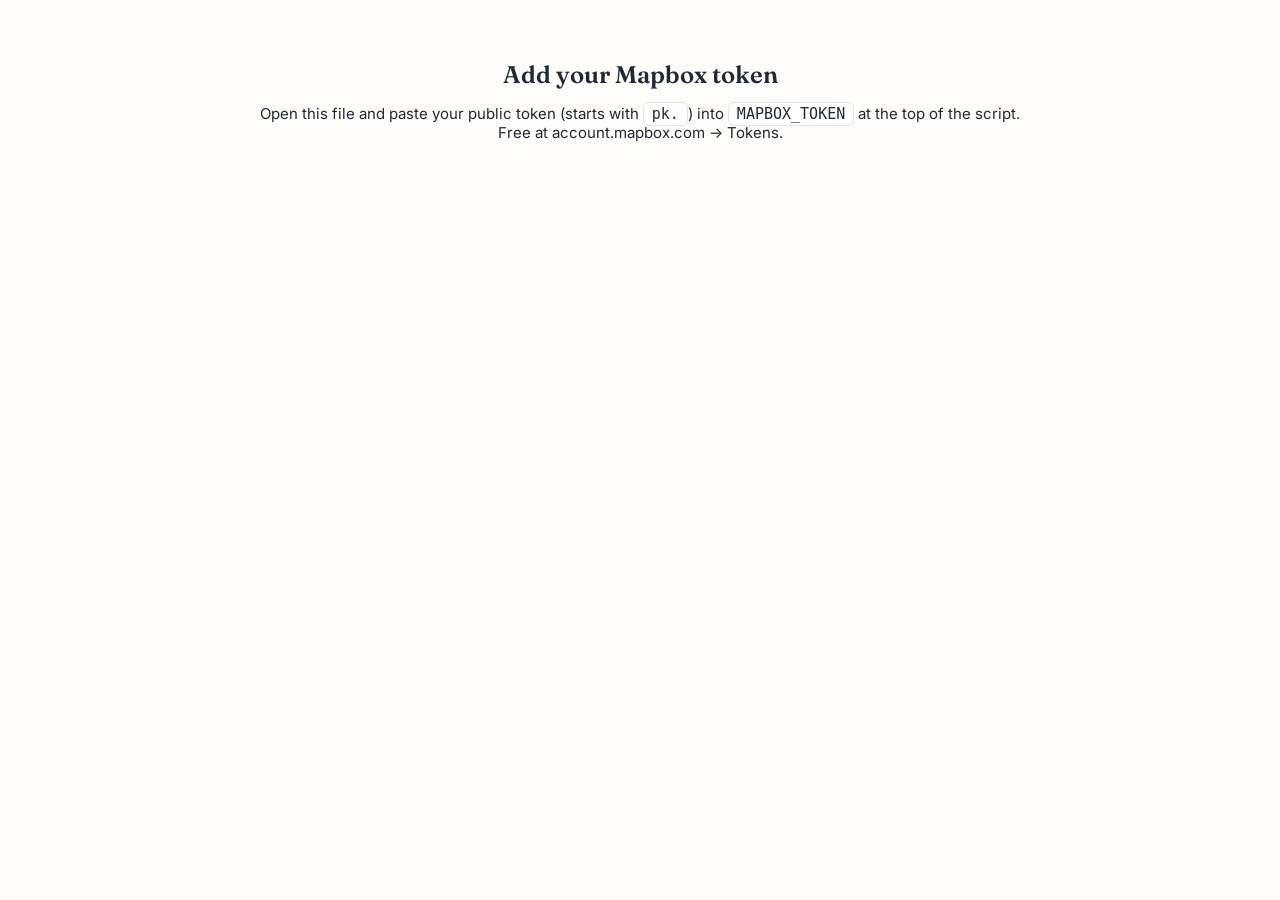
<file: docs/reference-kolmari-destination-map.html>
<!DOCTYPE html>
<html lang="en">
<head>
<meta charset="UTF-8">
<meta name="viewport" content="width=device-width, initial-scale=1.0">
<title>Kolmari · Destination Map Module</title>
<link rel="preconnect" href="https://fonts.googleapis.com">
<link rel="preconnect" href="https://fonts.gstatic.com" crossorigin>
<link href="https://fonts.googleapis.com/css2?family=Inter:wght@400;500;600;700&family=Fraunces:opsz,wght@9..144,500;9..144,600&display=swap" rel="stylesheet">
<link href="https://api.mapbox.com/mapbox-gl-js/v3.4.0/mapbox-gl.css" rel="stylesheet">
<script src="https://api.mapbox.com/mapbox-gl-js/v3.4.0/mapbox-gl.js"></script>
<style>
  :root {
    --bg: #FDFCF9;
    --ink: #1F2937;
    --ink-soft: #6B7280;
    --line: rgba(31,41,55,0.12);
    --accent: #C2703D;        /* swap these three to Kolmari brand tokens */
    --accent-soft: #F5E3D3;
    --accent-deep: #8A4B24;
  }
  * { box-sizing: border-box; }
  body {
    margin: 0;
    font-family: 'Inter', sans-serif;
    background: var(--bg);
    color: var(--ink);
  }
  .layout {
    display: grid;
    grid-template-columns: 380px 1fr;
    height: 100vh;
  }
  @media (max-width: 860px) {
    .layout { grid-template-columns: 1fr; grid-template-rows: 45vh 55vh; }
    aside { order: 2; }
    #map { order: 1; }
  }
  aside {
    overflow-y: auto;
    border-right: 1px solid var(--line);
    padding: 22px;
  }
  h1 { font-family: 'Fraunces', serif; font-size: 24px; font-weight: 600; margin: 0 0 4px; }
  .sub { font-size: 13px; color: var(--ink-soft); margin: 0 0 18px; }
  .toggle { display: flex; gap: 8px; margin-bottom: 16px; }
  .toggle button {
    flex: 1; padding: 10px;
    border: 1px solid var(--line);
    border-radius: 999px;
    background: #fff;
    font-family: 'Inter', sans-serif;
    font-size: 13px; font-weight: 600;
    color: var(--ink-soft);
    cursor: pointer;
  }
  .toggle button.on { background: var(--ink); color: #fff; border-color: var(--ink); }
  .dest {
    border: 1px solid var(--line);
    border-radius: 16px;
    padding: 14px 16px;
    margin-bottom: 10px;
    cursor: pointer;
    background: #fff;
    transition: border-color .15s, background .15s;
  }
  .dest:hover { border-color: var(--accent); }
  .dest.on { border-color: var(--accent); background: var(--accent-soft); }
  .dest h3 { font-size: 15px; margin: 0; }
  .dest .meta { font-size: 12px; color: var(--ink-soft); margin-top: 3px; }
  .dest .tags { margin-top: 8px; display: flex; flex-wrap: wrap; gap: 6px; }
  .dest .tag {
    font-size: 11px; font-weight: 600;
    background: var(--bg);
    border: 1px solid var(--line);
    border-radius: 999px;
    padding: 3px 9px;
  }
  .dest .cost { font-weight: 700; color: var(--accent-deep); }
  #map { width: 100%; height: 100%; }
  .origin-note {
    font-size: 12px; color: var(--ink-soft);
    background: var(--accent-soft);
    border-radius: 10px;
    padding: 8px 12px;
    margin-bottom: 14px;
  }
  .token-warn {
    display: none;
    position: fixed; inset: 0;
    background: var(--bg);
    z-index: 999;
    padding: 60px 24px;
    text-align: center;
    font-size: 15px;
  }
  .token-warn.show { display: block; }
  .token-warn code { background: #fff; border: 1px solid var(--line); border-radius: 6px; padding: 2px 8px; }
</style>
</head>
<body>

<div class="token-warn" id="tokenWarn">
  <h1>Add your Mapbox token</h1>
  <p>Open this file and paste your public token (starts with <code>pk.</code>) into <code>MAPBOX_TOKEN</code> at the top of the script.<br>
  Free at account.mapbox.com → Tokens.</p>
</div>

<div class="layout">
  <aside>
    <h1>Your matched destinations</h1>
    <p class="sub">Tap a match to draw the route from where you are to where you could be.</p>
    <div class="origin-note" id="originNote">Origin: Sacramento, CA (demo default). Wire this to the Kolmari user profile.</div>
    <div class="toggle">
      <button class="on" id="tgIntl" onclick="setDataset('intl')">International</button>
      <button id="tgUs" onclick="setDataset('us')">Within the US</button>
    </div>
    <div id="destList"></div>
  </aside>
  <div id="map"></div>
</div>

<script>
/* ============================================================
   CONFIG
   ============================================================ */
// Paste your Mapbox public token here. In production, restrict it
// to your Kolmari domains under Token settings → URL restrictions.
const MAPBOX_TOKEN = "";

// Kolmari user origin. Replace with the logged-in user's saved
// location from your D1/Neon profile record.
const ORIGIN = { name: "Sacramento, CA", lon: -121.4944, lat: 38.5816 };

/* ============================================================
   STARTER DESTINATION DATA
   Replace with a fetch to your Worker endpoint, e.g.
   GET /api/destinations?userId=... returning this same shape.
   costIndex: rough cost of living vs US average = 100.
   These are placeholder figures for layout and demo purposes.
   Swap in Kolmari's real matching data before launch.
   ============================================================ */
const DATA = {
  intl: [
    { name: "Lisbon", country: "Portugal", lon: -9.1393, lat: 38.7223, costIndex: 62, visa: "D7 + digital nomad visa", tags: ["EU access", "English-friendly", "Coastal"] },
    { name: "Porto", country: "Portugal", lon: -8.6291, lat: 41.1579, costIndex: 55, visa: "D7 + digital nomad visa", tags: ["Lower cost than Lisbon", "Walkable"] },
    { name: "Valencia", country: "Spain", lon: -0.3763, lat: 39.4699, costIndex: 58, visa: "Spain digital nomad visa", tags: ["Beach city", "Healthcare", "Family-friendly"] },
    { name: "Mexico City", country: "Mexico", lon: -99.1332, lat: 19.4326, costIndex: 48, visa: "Temporary resident visa", tags: ["Big-city energy", "Direct US flights"] },
    { name: "Mérida", country: "Mexico", lon: -89.5926, lat: 20.9674, costIndex: 42, visa: "Temporary resident visa", tags: ["Safety standout", "Expat community"] },
    { name: "Playa del Carmen", country: "Mexico", lon: -87.0739, lat: 20.6296, costIndex: 52, visa: "Temporary resident visa", tags: ["Beach", "Remote-work scene"] },
    { name: "Medellín", country: "Colombia", lon: -75.5812, lat: 6.2442, costIndex: 40, visa: "Colombia digital nomad visa", tags: ["Spring climate", "Fast internet"] },
    { name: "San José", country: "Costa Rica", lon: -84.0907, lat: 9.9281, costIndex: 60, visa: "Rentista + nomad visa", tags: ["Stability", "Nature access"] },
    { name: "Panama City", country: "Panama", lon: -79.5199, lat: 8.9824, costIndex: 58, visa: "Friendly Nations visa", tags: ["USD currency", "Banking hub"] },
    { name: "Accra", country: "Ghana", lon: -0.1870, lat: 5.6037, costIndex: 50, visa: "Right of Abode pathway", tags: ["Diaspora hub", "Year of Return legacy"] },
    { name: "Chiang Mai", country: "Thailand", lon: 98.9853, lat: 18.7883, costIndex: 35, visa: "DTV long-stay visa", tags: ["Lowest cost", "Nomad classic"] },
    { name: "Tbilisi", country: "Georgia", lon: 44.8271, lat: 41.7151, costIndex: 38, visa: "365-day visa-free entry", tags: ["Easiest entry", "Low tax option"] }
  ],
  us: [
    { name: "Atlanta", country: "Georgia, US", lon: -84.3880, lat: 33.7490, costIndex: 95, visa: "No visa needed", tags: ["Black business hub", "Major airport"] },
    { name: "Houston", country: "Texas, US", lon: -95.3698, lat: 29.7604, costIndex: 92, visa: "No visa needed", tags: ["No state income tax", "Diverse"] },
    { name: "Raleigh-Durham", country: "North Carolina, US", lon: -78.6382, lat: 35.7796, costIndex: 96, visa: "No visa needed", tags: ["Tech + research jobs", "Green"] },
    { name: "Tampa", country: "Florida, US", lon: -82.4572, lat: 27.9506, costIndex: 98, visa: "No visa needed", tags: ["No state income tax", "Coastal"] },
    { name: "Huntsville", country: "Alabama, US", lon: -86.5861, lat: 34.7304, costIndex: 85, visa: "No visa needed", tags: ["Affordability leader", "Aerospace jobs"] },
    { name: "Columbus", country: "Ohio, US", lon: -82.9988, lat: 39.9612, costIndex: 90, visa: "No visa needed", tags: ["Midwest value", "Growing"] },
    { name: "San Antonio", country: "Texas, US", lon: -98.4936, lat: 29.4241, costIndex: 89, visa: "No visa needed", tags: ["Family cost of living", "Culture"] },
    { name: "Greenville", country: "South Carolina, US", lon: -82.3940, lat: 34.8526, costIndex: 91, visa: "No visa needed", tags: ["Small-city charm", "Walkable core"] }
  ]
};

/* ============================================================
   MAP
   ============================================================ */
let map, currentSet = "intl", selectedIdx = null, markers = [];

if (!MAPBOX_TOKEN) {
  document.getElementById("tokenWarn").classList.add("show");
} else {
  mapboxgl.accessToken = MAPBOX_TOKEN;
  map = new mapboxgl.Map({
    container: "map",
    style: "mapbox://styles/mapbox/light-v11",  // shows country + admin boundary lines by default
    center: [-40, 25],
    zoom: 1.7,
    projection: "mercator"
  });
  map.addControl(new mapboxgl.NavigationControl(), "top-right");

  map.on("load", () => {
    // Origin marker
    new mapboxgl.Marker({ color: "#1F2937" })
      .setLngLat([ORIGIN.lon, ORIGIN.lat])
      .setPopup(new mapboxgl.Popup({ offset: 20 }).setText("You are here: " + ORIGIN.name))
      .addTo(map);

    // Route line source + layers (empty until a destination is picked)
    map.addSource("route", { type: "geojson", data: emptyFC() });
    map.addLayer({
      id: "route-glow",
      type: "line",
      source: "route",
      paint: { "line-color": "#C2703D", "line-width": 7, "line-opacity": 0.25 }
    });
    map.addLayer({
      id: "route-line",
      type: "line",
      source: "route",
      paint: { "line-color": "#C2703D", "line-width": 2.5, "line-dasharray": [0.5, 1.5] }
    });

    // Faint web of lines to every current match
    map.addSource("web", { type: "geojson", data: emptyFC() });
    map.addLayer({
      id: "web-lines",
      type: "line",
      source: "web",
      paint: { "line-color": "#C2703D", "line-width": 1, "line-opacity": 0.18 }
    }, "route-glow");

    renderDataset();
  });
}

function emptyFC() { return { type: "FeatureCollection", features: [] }; }

/* Great-circle arc between two points, 80 segments.
   Gives the curved "flight path" look instead of a flat line. */
function greatCircle(a, b, segments = 80) {
  const toRad = d => d * Math.PI / 180, toDeg = r => r * 180 / Math.PI;
  const lat1 = toRad(a.lat), lon1 = toRad(a.lon);
  const lat2 = toRad(b.lat), lon2 = toRad(b.lon);
  const d = 2 * Math.asin(Math.sqrt(
    Math.sin((lat2-lat1)/2)**2 +
    Math.cos(lat1)*Math.cos(lat2)*Math.sin((lon2-lon1)/2)**2
  ));
  if (d === 0) return [[a.lon, a.lat], [b.lon, b.lat]];
  const coords = [];
  let prevLon = null;
  for (let i = 0; i <= segments; i++) {
    const f = i / segments;
    const A = Math.sin((1-f)*d) / Math.sin(d);
    const B = Math.sin(f*d) / Math.sin(d);
    const x = A*Math.cos(lat1)*Math.cos(lon1) + B*Math.cos(lat2)*Math.cos(lon2);
    const y = A*Math.cos(lat1)*Math.sin(lon1) + B*Math.cos(lat2)*Math.sin(lon2);
    const z = A*Math.sin(lat1) + B*Math.sin(lat2);
    let lon = toDeg(Math.atan2(y, x));
    const lat = toDeg(Math.atan2(z, Math.sqrt(x*x + y*y)));
    // unwrap across the antimeridian so the line doesn't snap across the map
    if (prevLon !== null) {
      while (lon - prevLon > 180) lon -= 360;
      while (lon - prevLon < -180) lon += 360;
    }
    prevLon = lon;
    coords.push([lon, lat]);
  }
  return coords;
}

function lineFeature(a, b) {
  return { type: "Feature", geometry: { type: "LineString", coordinates: greatCircle(a, b) } };
}

/* ============================================================
   LIST + INTERACTION
   ============================================================ */
function setDataset(key) {
  currentSet = key;
  selectedIdx = null;
  document.getElementById("tgIntl").classList.toggle("on", key === "intl");
  document.getElementById("tgUs").classList.toggle("on", key === "us");
  renderDataset();
}

function renderDataset() {
  const list = DATA[currentSet];
  // list panel
  document.getElementById("destList").innerHTML = list.map((d, i) => `
    <div class="dest ${i === selectedIdx ? "on" : ""}" onclick="selectDest(${i})">
      <h3>${d.name}, ${d.country}</h3>
      <div class="meta"><span class="cost">Cost index ${d.costIndex}</span> · vs US avg 100 · ${d.visa}</div>
      <div class="tags">${d.tags.map(t => `<span class="tag">${t}</span>`).join("")}</div>
    </div>
  `).join("");

  if (!map || !map.getSource("web")) return;

  // markers
  markers.forEach(m => m.remove());
  markers = list.map((d, i) => {
    const mk = new mapboxgl.Marker({ color: "#C2703D", scale: 0.8 })
      .setLngLat([d.lon, d.lat])
      .setPopup(new mapboxgl.Popup({ offset: 20 }).setHTML(`<b>${d.name}</b><br>${d.visa}`))
      .addTo(map);
    mk.getElement().style.cursor = "pointer";
    mk.getElement().addEventListener("click", () => selectDest(i));
    return mk;
  });

  // faint web of all match lines
  map.getSource("web").setData({
    type: "FeatureCollection",
    features: list.map(d => lineFeature(ORIGIN, d))
  });
  map.getSource("route").setData(emptyFC());

  // fit view
  const b = new mapboxgl.LngLatBounds();
  b.extend([ORIGIN.lon, ORIGIN.lat]);
  list.forEach(d => b.extend([d.lon, d.lat]));
  map.fitBounds(b, { padding: 70, duration: 900 });
}

function selectDest(i) {
  selectedIdx = i;
  const d = DATA[currentSet][i];
  document.querySelectorAll(".dest").forEach((el, idx) => el.classList.toggle("on", idx === i));
  if (!map || !map.getSource("route")) return;
  map.getSource("route").setData({ type: "FeatureCollection", features: [lineFeature(ORIGIN, d)] });
  const b = new mapboxgl.LngLatBounds();
  b.extend([ORIGIN.lon, ORIGIN.lat]);
  b.extend([d.lon, d.lat]);
  map.fitBounds(b, { padding: 90, duration: 900 });
}
</script>
</body>
</html>
</file>
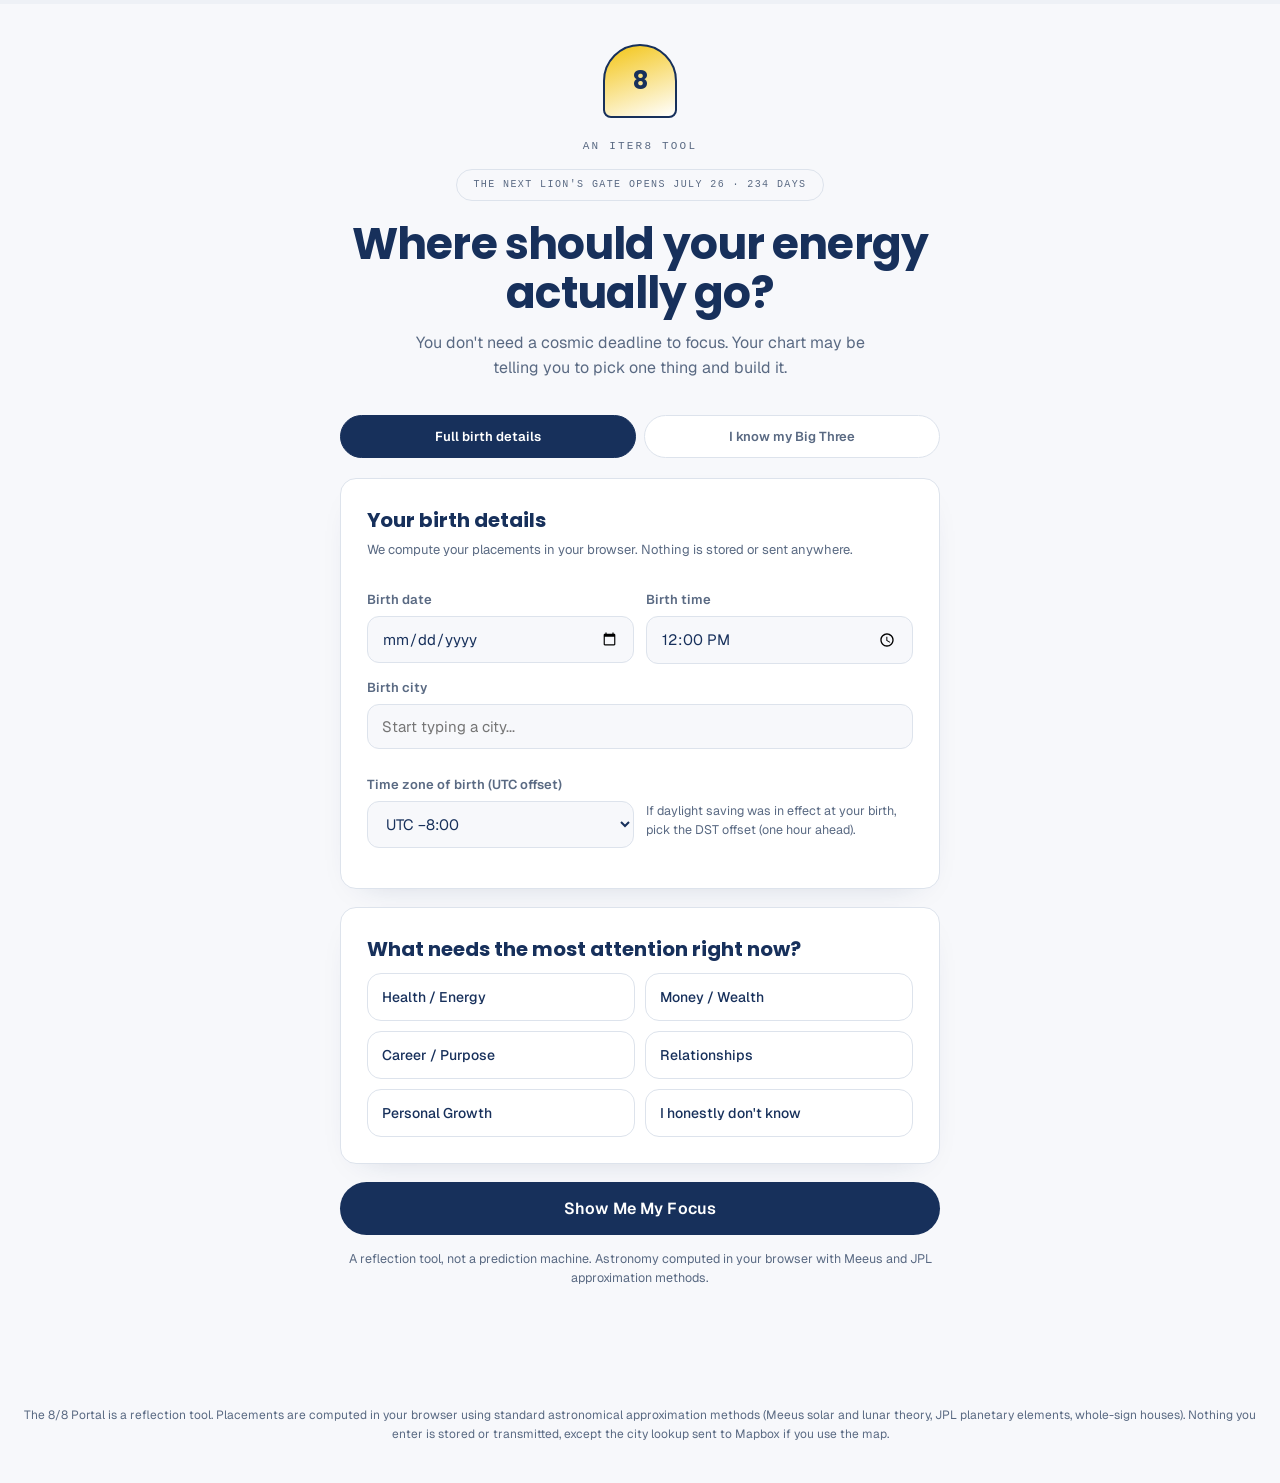
<file: public/energy.html>
<!DOCTYPE html>
<html lang="en">
<head>
<meta charset="UTF-8">
<meta name="viewport" content="width=device-width, initial-scale=1.0">
<title>Where Should My Energy Go? · Kolmari</title>
<meta name="description" content="Get your focus — Wealth, Health, Career, Relationships, Transformation or Spiritual — then run the Iter8 reset. A Kolmari energy tool.">
<link rel="icon" type="image/png" sizes="32x32" href="assets/kolmari-favicon-32.png" />
<link rel="icon" type="image/png" sizes="512x512" href="assets/kolmari-favicon-512.png" />
<link rel="apple-touch-icon" sizes="180x180" href="assets/kolmari-favicon-180.png" />
<meta name="theme-color" content="#0D1B39" />
<link rel="preconnect" href="https://fonts.googleapis.com">
<link rel="preconnect" href="https://fonts.gstatic.com" crossorigin>
<link href="https://fonts.googleapis.com/css2?family=Poppins:ital,wght@0,500;0,600;0,700;1,600;1,700&family=Geist:wght@400;500;600&display=swap" rel="stylesheet">
<script type="text/javascript">
    (function(c,l,a,r,i,t,y){
        c[a]=c[a]||function(){(c[a].q=c[a].q||[]).push(arguments)};
        t=l.createElement(r);t.async=1;t.src="https://www.clarity.ms/tag/"+i;
        y=l.getElementsByTagName(r)[0];y.parentNode.insertBefore(t,y);
    })(window, document, "clarity", "script", "xwsd371zfp");
</script>
<link href="https://api.mapbox.com/mapbox-gl-js/v3.4.0/mapbox-gl.css" rel="stylesheet">
<script src="https://api.mapbox.com/mapbox-gl-js/v3.4.0/mapbox-gl.js"></script>
<style>
  :root {
    /* Kolmari structural base — constant across both modes */
    --bg: #f7f8fb;
    --surface: #ffffff;
    --text: #17305b;
    --muted: #5a6a83;
    --faint: #7a879c;
    --line: #dde3ec;
    --line-soft: #eef1f6;
    --gold: #f3c516;
    --gold-deep: #e7b400;
    --display: 'Poppins', system-ui, sans-serif;
    --body: 'Geist', system-ui, sans-serif;
    --mono: ui-monospace, 'SFMono-Regular', Menlo, monospace;

    /* Lion's Gate accent palette (exact hex) — applied only in gate mode */
    --lg-gold: #F3DFA6; --lg-gold-deep: #EACB74; --lg-red: #F4B7AC;
    --lg-yellow: #FBEBAE; --lg-orange: #F7C89C; --lg-cream: #FFFBF3; --lg-ink: #6B3A2E;

    /* Mode-aware accent surfaces — EVERGREEN defaults (native Kolmari) */
    --hero-grad: linear-gradient(160deg, #17305b, #0d1b39);
    --hero-ink: #ffffff;
    --hero-panel: rgba(255,255,255,.90);
    --pill-bg: var(--gold);
    --pill-ink: #17305b;
    --soft-grad: linear-gradient(160deg, #fdf6d8, #ffffff);
    --chip-bg: var(--text);
    --chip-ink: #ffffff;
    --progress-grad: linear-gradient(90deg, var(--gold), #ffd633);
    --num1: #eef2fb; --num2: #fdf6d8; --num3: #eaf6ef; --num4: #fdecea;
    --num-border: var(--text);
    --decl-grad: linear-gradient(160deg, #17305b, #0d1b39 72%);
    --decl-ink: #ffffff;
    --mark-grad: linear-gradient(160deg, var(--gold), #ffffff);
  }
  body.mode-gate {
    --hero-grad: linear-gradient(160deg, var(--lg-gold), var(--lg-orange) 55%, var(--lg-cream));
    --hero-ink: var(--lg-ink);
    --hero-panel: rgba(255,251,243,.72);
    --pill-bg: var(--lg-gold);
    --pill-ink: var(--lg-ink);
    --soft-grad: linear-gradient(160deg, var(--lg-yellow), #ffffff);
    --chip-bg: var(--lg-ink);
    --chip-ink: var(--lg-cream);
    --progress-grad: linear-gradient(90deg, var(--lg-gold-deep), var(--lg-orange));
    --num1: linear-gradient(160deg, var(--lg-gold), var(--lg-cream));
    --num2: linear-gradient(160deg, var(--lg-orange), var(--lg-cream));
    --num3: linear-gradient(160deg, var(--lg-yellow), var(--lg-cream));
    --num4: linear-gradient(160deg, var(--lg-red), var(--lg-cream));
    --num-border: var(--lg-ink);
    --decl-grad: linear-gradient(160deg, var(--lg-gold), var(--lg-orange) 60%, var(--lg-red));
    --decl-ink: var(--lg-ink);
    --mark-grad: linear-gradient(160deg, var(--lg-gold), var(--lg-cream));
  }

  * { box-sizing: border-box; }
  html { scroll-behavior: smooth; }
  body {
    margin: 0;
    background: var(--bg);
    font-family: var(--body);
    color: var(--text);
    line-height: 1.55;
    -webkit-font-smoothing: antialiased;
  }
  /* Subtle warm wash behind the page — gate mode only */
  body.mode-gate {
    background:
      radial-gradient(1200px 520px at 50% -8%, rgba(243,223,166,.40), rgba(247,200,156,0) 62%),
      var(--bg);
  }

  .screen { display: none; min-height: 100vh; }
  .screen.active { display: block; }
  .shell { max-width: 640px; margin: 0 auto; padding: 40px 20px 80px; }

  .eyebrow { font-family: var(--mono); font-size: 11px; letter-spacing: .2em; text-transform: uppercase; color: var(--muted); text-align: center; margin-bottom: 14px; }
  .gate-status { font-family: var(--mono); font-size: 10px; letter-spacing: .14em; text-transform: uppercase; color: var(--pill-ink); background: var(--pill-bg); border-radius: 999px; padding: 7px 16px; width: fit-content; margin: 0 auto 18px; }
  .gate-status.closed { background: transparent; border: 1px solid var(--line); color: var(--muted); }
  h1 { font-family: var(--display); font-weight: 700; font-size: clamp(30px, 6vw, 44px); line-height: 1.12; letter-spacing: -.02em; text-align: center; margin: 0 0 14px; }
  .sub { text-align: center; color: var(--muted); font-size: 16px; max-width: 460px; margin: 0 auto 34px; }

  .gate-mark { width: 74px; height: 74px; border-radius: 37px 37px 8px 8px; border: 2px solid var(--text); background: var(--mark-grad); display: flex; align-items: center; justify-content: center; font-family: var(--display); font-size: 24px; font-weight: 700; margin: 0 auto 20px; }

  .card { background: var(--surface); border: 1px solid var(--line); border-radius: 16px; padding: 26px; margin-bottom: 18px; box-shadow: 0 12px 34px -24px rgba(23,48,91,.28); }
  .card h3 { font-family: var(--display); font-size: 20px; font-weight: 700; margin: 0 0 4px; }
  .card .hint { font-size: 13px; color: var(--muted); margin: 0 0 16px; }

  label { display: block; font-size: 13px; font-weight: 600; margin: 14px 0 6px; color: var(--muted); }
  input[type="date"], input[type="time"], input[type="text"], select, textarea {
    width: 100%; padding: 12px 14px; border: 1.5px solid var(--line); border-radius: 12px;
    background: var(--bg); font-family: var(--body); font-size: 15px; color: var(--text);
    outline: none; transition: border-color .15s, box-shadow .15s, background .15s;
  }
  input:focus, select:focus, textarea:focus { border-color: var(--gold); box-shadow: 0 0 0 3px rgba(243,197,22,.22); background: #fff; }
  textarea { resize: vertical; min-height: 74px; }

  .row { display: grid; grid-template-columns: 1fr 1fr; gap: 12px; }
  @media (max-width: 480px) { .row { grid-template-columns: 1fr; } }

  .tabs { display: flex; gap: 8px; margin-bottom: 20px; }
  .tab { flex: 1; padding: 12px 8px; border: 1.5px solid var(--line); border-radius: 999px; background: var(--surface); font-family: var(--body); font-size: 13px; font-weight: 600; color: var(--muted); cursor: pointer; text-align: center; transition: all .15s; }
  .tab.on { background: var(--text); color: #fff; border-color: var(--text); }

  .concern-grid { display: grid; grid-template-columns: 1fr 1fr; gap: 10px; margin-top: 8px; }
  @media (max-width: 480px) { .concern-grid { grid-template-columns: 1fr; } }
  .concern { padding: 14px; border: 1.5px solid var(--line); border-radius: 14px; background: var(--surface); cursor: pointer; font-size: 14px; font-weight: 500; transition: all .15s; text-align: left; font-family: var(--body); color: var(--text); }
  .concern.on { border-color: var(--gold); background: var(--soft-grad); font-weight: 600; }

  .btn { display: block; width: 100%; padding: 16px; border: none; border-radius: 999px; background: var(--text); color: #fff; font-family: var(--body); font-size: 16px; font-weight: 600; letter-spacing: .01em; cursor: pointer; transition: transform .12s, opacity .15s, background .15s; margin-top: 8px; }
  .btn:hover { opacity: .94; }
  .btn:active { transform: scale(.985); }
  .btn.ghost { background: transparent; color: var(--text); border: 1.5px solid var(--line); }
  .btn.warm { background: var(--gold); color: #17305b; }
  body.mode-gate .btn.warm { background: linear-gradient(120deg, var(--lg-gold-deep), var(--lg-orange)); color: var(--lg-ink); }

  .note { font-size: 12.5px; color: var(--muted); text-align: center; margin-top: 14px; }
  .err { display: none; background: #fdecea; border: 1px solid #f5c6c3; color: #b3261e; border-radius: 12px; padding: 12px 16px; font-size: 14px; font-weight: 500; margin-bottom: 14px; }
  .err.show { display: block; }

  #map { height: 190px; border-radius: 14px; margin-top: 12px; display: none; border: 1px solid var(--line); }
  .geo-results { position: relative; }
  .geo-list { position: absolute; left: 0; right: 0; top: calc(100% + 4px); background: #fff; border: 1.5px solid var(--line); border-radius: 14px; overflow: hidden; z-index: 50; box-shadow: 0 16px 40px -18px rgba(23,48,91,.35); display: none; }
  .geo-list button { display: block; width: 100%; text-align: left; padding: 12px 14px; border: none; background: #fff; font-family: var(--body); font-size: 14px; color: var(--text); cursor: pointer; border-bottom: 1px solid var(--line-soft); }
  .geo-list button:hover { background: var(--bg); }
  .geo-list button:last-child { border-bottom: none; }

  details.adv { margin-top: 16px; }
  details.adv summary { cursor: pointer; font-size: 13px; font-weight: 600; color: var(--muted); list-style: none; }
  details.adv summary::before { content: "+ "; }
  details.adv[open] summary::before { content: "− "; }

  /* ============ RESULT ============ */
  .focus-hero { border-radius: 20px; padding: 40px 30px; text-align: center; background: var(--hero-grad); color: var(--hero-ink); border: 1px solid var(--line-soft); margin-bottom: 18px; }
  .focus-hero .flame { font-size: 34px; }
  .focus-hero h2 { font-family: var(--display); font-size: clamp(28px, 6vw, 38px); font-weight: 700; letter-spacing: -.02em; margin: 8px 0 14px; color: var(--hero-ink); }
  .focus-line { font-size: 15px; }
  .focus-line strong { font-weight: 700; }
  .instruction { margin: 22px auto 0; max-width: 420px; background: var(--hero-panel); color: #17305b; border-radius: 16px; padding: 16px 20px; font-family: var(--display); font-size: 18px; font-weight: 600; }
  .why-list { margin: 8px 0 0; padding: 0; list-style: none; }
  .why-list li { font-size: 13.5px; padding: 9px 0; border-bottom: 1px solid var(--line-soft); display: flex; justify-content: space-between; gap: 12px; }
  .why-list li:last-child { border-bottom: none; }
  .why-list .pts { font-family: var(--mono); font-size: 12px; color: var(--muted); white-space: nowrap; }
  .q-box { background: var(--soft-grad); border: 1px solid var(--line-soft); border-radius: 14px; padding: 16px 18px; font-family: var(--display); font-size: 16px; font-style: italic; margin-top: 12px; }
  .anchor-chip { display: inline-block; font-family: var(--mono); font-size: 11px; letter-spacing: .14em; text-transform: uppercase; background: var(--chip-bg); color: var(--chip-ink); border-radius: 999px; padding: 6px 14px; margin-bottom: 10px; }
  .cusp-flag { font-size: 12.5px; color: var(--muted); background: var(--bg); border: 1px dashed var(--line); border-radius: 10px; padding: 8px 12px; margin-top: 12px; }
  .placements { display: flex; flex-wrap: wrap; gap: 8px; margin-top: 10px; }
  .placement { font-family: var(--mono); font-size: 12px; background: var(--bg); border: 1px solid var(--line-soft); border-radius: 999px; padding: 6px 12px; }

  /* ============ RITUAL ============ */
  .step-card { background: var(--surface); border: 1px solid var(--line); border-radius: 16px; padding: 28px 26px; margin-bottom: 16px; }
  .step-card .num { width: 54px; height: 54px; border-radius: 27px 27px 6px 6px; border: 2px solid var(--num-border); display: flex; align-items: center; justify-content: center; font-family: var(--display); font-size: 19px; font-weight: 700; margin-bottom: 14px; }
  .step-card:nth-child(4n+1) .num { background: var(--num1); }
  .step-card:nth-child(4n+2) .num { background: var(--num2); }
  .step-card:nth-child(4n+3) .num { background: var(--num3); }
  .step-card:nth-child(4n+4) .num { background: var(--num4); }
  .step-card h3 { font-family: var(--display); font-size: 22px; font-weight: 700; margin: 0; }
  .step-card .theme { font-family: var(--mono); font-size: 11px; letter-spacing: .14em; text-transform: uppercase; color: var(--muted); margin: 2px 0 14px; }
  .step-card .ask { font-family: var(--display); font-size: 17px; font-style: italic; margin: 0 0 12px; }

  /* ============ DECLARATION ============ */
  .decl { background: var(--decl-grad); color: var(--decl-ink); border-radius: 20px; padding: 40px 30px; text-align: center; border: 1px solid var(--line-soft); }
  .decl p { font-family: var(--display); font-size: 18px; margin: 0 0 12px; color: var(--decl-ink); }
  .decl .big { font-size: clamp(22px, 5vw, 30px); font-weight: 700; letter-spacing: .01em; margin-top: 24px; }

  /* ============ JOURNEY ============ */
  .journey { list-style: none; padding: 0; margin: 12px 0 0; }
  .journey li { padding: 12px 0 12px 30px; position: relative; border-left: 2px solid var(--line); margin-left: 10px; font-size: 14.5px; }
  .journey li::before { content: ""; position: absolute; left: -7px; top: 18px; width: 12px; height: 12px; border-radius: 50%; background: var(--gold); border: 2px solid #fff; }
  .journey li.done::before { background: var(--text); }
  .journey li strong { font-family: var(--display); font-size: 16px; }
  .journey li span { display: block; color: var(--muted); font-size: 13px; }

  .bridge { text-align: center; font-family: var(--display); font-size: 19px; font-style: italic; color: var(--text); margin: 30px auto; max-width: 400px; }
  footer { text-align: center; font-size: 12px; color: var(--muted); padding: 26px 20px 40px; }
  .progress { position: sticky; top: 0; z-index: 100; height: 4px; background: var(--line-soft); }
  .progress .bar { height: 100%; width: 0%; background: var(--progress-grad); transition: width .4s ease; }
</style>
</head>
<body>

<div class="progress"><div class="bar" id="progressBar"></div></div>

<!-- ================= SCREEN 1: ENTER THE PORTAL ================= -->
<section class="screen active" id="s-enter">
  <div class="shell">
    <div class="gate-mark">8</div>
    <div class="eyebrow" id="heroEyebrow">The 8/8 Portal</div>
    <div class="gate-status" id="gateStatus" style="display:none;"></div>
    <h1 id="heroTitle">It's 8/8. Where should your energy actually go?</h1>
    <p class="sub" id="heroSub">Lion's Gate gets talked about as a day to manifest everything. Your chart may be telling you to focus on one thing.</p>

    <div class="err" id="enterErr"></div>

    <div class="tabs">
      <button class="tab on" id="tabBirth" onclick="setMode('birth')">Full birth details</button>
      <button class="tab" id="tabBig3" onclick="setMode('big3')">I know my Big Three</button>
    </div>

    <!-- Path A: birth data -->
    <div class="card" id="pathBirth">
      <h3>Your birth details</h3>
      <p class="hint">We compute your placements in your browser. Nothing is stored or sent anywhere.</p>
      <div class="row">
        <div>
          <label for="bDate">Birth date</label>
          <input type="date" id="bDate" min="1900-01-01" max="2026-08-08">
        </div>
        <div>
          <label for="bTime">Birth time</label>
          <input type="time" id="bTime" value="12:00">
        </div>
      </div>
      <label for="bCity">Birth city</label>
      <div class="geo-results">
        <input type="text" id="bCity" placeholder="Start typing a city..." autocomplete="off">
        <div class="geo-list" id="geoList"></div>
      </div>
      <div id="map"></div>
      <div class="row" style="margin-top:12px;">
        <div>
          <label for="bTz">Time zone of birth (UTC offset)</label>
          <select id="bTz"></select>
        </div>
        <div>
          <label>&nbsp;</label>
          <div class="note" style="text-align:left; margin-top:0;">If daylight saving was in effect at your birth, pick the DST offset (one hour ahead).</div>
        </div>
      </div>
      <div class="note" id="mapNote" style="text-align:left;"></div>
    </div>

    <!-- Path B: big three -->
    <div class="card" id="pathBig3" style="display:none;">
      <h3>Already know your Big Three?</h3>
      <p class="hint">Sun, Moon, Rising. Add the advanced fields if you know them and the reading gets sharper.</p>
      <div class="row">
        <div>
          <label for="g3sun">Sun sign</label>
          <select id="g3sun" class="signsel"></select>
        </div>
        <div>
          <label for="g3moon">Moon sign</label>
          <select id="g3moon" class="signsel"></select>
        </div>
      </div>
      <label for="g3rising">Rising sign</label>
      <select id="g3rising" class="signsel"></select>

      <details class="adv">
        <summary>Advanced placements (optional)</summary>
        <div class="row">
          <div><label for="g3mars">Mars sign</label><select id="g3mars" class="signsel opt"></select></div>
          <div><label for="g3jupiter">Jupiter sign</label><select id="g3jupiter" class="signsel opt"></select></div>
        </div>
        <div class="row">
          <div><label for="g3venus">Venus sign</label><select id="g3venus" class="signsel opt"></select></div>
          <div><label for="g3mc">Midheaven sign</label><select id="g3mc" class="signsel opt"></select></div>
        </div>
        <div class="row">
          <div><label for="g3h2">2nd house sign</label><select id="g3h2" class="signsel opt"></select></div>
          <div><label for="g3h6">6th house sign</label><select id="g3h6" class="signsel opt"></select></div>
        </div>
        <div class="row">
          <div><label for="g3h10">10th house sign</label><select id="g3h10" class="signsel opt"></select></div>
          <div><label for="g3nn">North Node sign</label><select id="g3nn" class="signsel opt"></select></div>
        </div>
      </details>
    </div>

    <div class="card">
      <h3>What needs the most attention right now?</h3>
      <div class="concern-grid" id="concernGrid">
        <button class="concern" data-c="Health">Health / Energy</button>
        <button class="concern" data-c="Wealth">Money / Wealth</button>
        <button class="concern" data-c="Career">Career / Purpose</button>
        <button class="concern" data-c="Relationships">Relationships</button>
        <button class="concern" data-c="Growth">Personal Growth</button>
        <button class="concern" data-c="Unknown">I honestly don't know</button>
      </div>
    </div>

    <button class="btn" id="btnRun" onclick="runPortal()">Show Me My 8/8 Focus</button>
    <p class="note">A reflection tool, not a prediction machine. Astronomy computed in your browser with Meeus and JPL approximation methods.</p>
  </div>
</section>

<!-- ================= SCREEN 2: RESULT ================= -->
<section class="screen" id="s-result">
  <div class="shell">
    <div class="eyebrow" id="focusEyebrow">Your 8/8 Focus</div>
    <div class="focus-hero">
      <div class="flame">🔥</div>
      <h2 id="focusTitle">Concentrate the Fire</h2>
      <p class="focus-line"><strong>Primary:</strong> <span id="focusPrimary"></span></p>
      <p class="focus-line"><strong>Supporting:</strong> <span id="focusSupporting"></span></p>
      <div class="instruction" id="focusInstruction"></div>
    </div>

    <div class="card">
      <h3>Your reading</h3>
      <p id="readingBody" style="font-size:15px;"></p>
      <div class="q-box" id="primaryQuestion"></div>
    </div>

    <div class="card" id="supportCard">
      <h3 id="supportTitle"></h3>
      <p id="supportBody" style="font-size:15px;"></p>
      <div class="q-box" id="supportQuestion"></div>
    </div>

    <div class="card">
      <span class="anchor-chip">Your Iter8 Anchor</span>
      <h3 id="anchorName"></h3>
      <p id="anchorBody" style="font-size:15px; margin-bottom:0;"></p>
    </div>

    <div class="card">
      <h3>Why you got this</h3>
      <p class="hint">Deterministic scoring. Same inputs, same result, every time.</p>
      <div class="placements" id="placementChips"></div>
      <ul class="why-list" id="whyList"></ul>
      <div class="cusp-flag" id="cuspFlag" style="display:none;"></div>
    </div>

    <button class="btn warm" id="btnBegin" onclick="go('s-ritual')">Begin the 8/8 Reset →</button>
    <button class="btn ghost" onclick="go('s-enter')">Start over</button>
  </div>
</section>

<!-- ================= SCREEN 3: RITUAL ================= -->
<section class="screen" id="s-ritual">
  <div class="shell">
    <div class="eyebrow" id="ritualEyebrow">Iter8: The 8/8 Reset</div>
    <h1 style="font-size:clamp(26px,5vw,36px);">Eight minutes. One decision.</h1>
    <p class="sub">Don't give today eight activities. Give it one short ritual. Answer honestly, move slowly.</p>

    <div class="err" id="ritualErr"></div>

    <div class="step-card">
      <div class="num">1</div>
      <h3>Locate</h3>
      <p class="theme">Where are you actually?</p>
      <p class="ask">If your life made the front page this morning, what would the headline say?</p>
      <textarea id="r1" placeholder="Write the headline..."></textarea>
    </div>

    <div class="step-card">
      <div class="num">2</div>
      <h3>Differentiate</h3>
      <p class="theme">What's yours and what's performance?</p>
      <p class="ask">What have you been pursuing because you genuinely want it, and what have you been pursuing because you think you should?</p>
      <textarea id="r2" placeholder="Mine: ...  Performance: ..."></textarea>
    </div>

    <div class="step-card">
      <div class="num">3</div>
      <h3>Evaluate</h3>
      <p class="theme">What is repetition costing you?</p>
      <p class="ask" id="askCost">If nothing changes between today and 8/8/2028, what will this pattern cost you in time, money, energy or peace?</p>
      <textarea id="r3" placeholder="The real cost..."></textarea>
    </div>

    <div class="step-card">
      <div class="num">4</div>
      <h3>Authorize</h3>
      <p class="theme">Make the decision.</p>
      <p class="ask">Complete the sentence: I choose ____________.</p>
      <textarea id="r4" placeholder="I choose..."></textarea>
    </div>

    <div class="step-card">
      <div class="num">5</div>
      <h3>Regulate</h3>
      <p class="theme">Make it survivable.</p>
      <p class="ask">What is one action small enough that you can actually repeat it?</p>
      <textarea id="r5" placeholder="One small repeatable action..."></textarea>
    </div>

    <div class="step-card">
      <div class="num">6</div>
      <h3>Calibrate</h3>
      <p class="theme">Reduce the friction.</p>
      <p class="ask">What needs to become easier, smaller, earlier, later, automated, delegated or removed?</p>
      <textarea id="r6" placeholder="The friction I am removing..."></textarea>
    </div>

    <div class="step-card">
      <div class="num">7</div>
      <h3>Activate</h3>
      <p class="theme">Move something today.</p>
      <p class="ask">What can you do before you go to sleep that makes your decision real? Not plan. Not research. Move.</p>
      <textarea id="r7" placeholder="Before I sleep tonight, I will..."></textarea>
    </div>

    <div class="step-card">
      <div class="num">8</div>
      <h3>Integrate</h3>
      <p class="theme" id="themeClose">Close the gate behind you.</p>
      <p class="ask">Finish this: The version of me entering 8/9 no longer ____________.</p>
      <textarea id="r8" placeholder="...no longer..."></textarea>
    </div>

    <button class="btn" id="btnCompose" onclick="composeDeclaration()">Compose My 8/8 Declaration</button>
  </div>
</section>

<!-- ================= SCREEN 4: DECLARATION ================= -->
<section class="screen" id="s-decl">
  <div class="shell">
    <div class="eyebrow" id="declEyebrow">Your 8/8 Declaration</div>
    <div class="decl" id="declCard">
      <p id="d1"></p>
      <p id="d2"></p>
      <p id="d3"></p>
      <p id="d4"></p>
      <p id="d5"></p>
      <p class="big">THIS IS WHAT GETS MY ENERGY NOW.</p>
    </div>
    <button class="btn" id="btnSave" onclick="downloadCard()">Save My 8/8 Declaration</button>
    <button class="btn ghost" onclick="go('s-upgrade')">You opened the door. Keep going →</button>
    <canvas id="cardCanvas" width="1080" height="1350" style="display:none;"></canvas>
  </div>
</section>

<!-- ================= SCREEN 5: UPGRADE ================= -->
<section class="screen" id="s-upgrade">
  <div class="shell">
    <div class="eyebrow">Continue Your Iter8</div>
    <h1 style="font-size:clamp(26px,5vw,36px);">You opened the door. Want to keep going?</h1>
    <p class="sub">Today gave you a decision. Iter8 gives you the process for becoming the person who follows through on it.</p>

    <div class="card">
      <h3>Today</h3>
      <ul class="journey">
        <li class="done"><strong id="ckPortal">8/8 Portal</strong><span>Complete</span></li>
        <li class="done"><strong>Your Focus</strong><span id="jFocus"></span></li>
        <li class="done"><strong id="ckReset">8/8 Reset</strong><span>Complete</span></li>
        <li class="done"><strong>Declaration</strong><span>Saved</span></li>
      </ul>
    </div>

    <div class="card">
      <h3>Next</h3>
      <ul class="journey">
        <li><strong>Locate</strong><span>See the pattern clearly.</span></li>
        <li><strong>Differentiate</strong><span>Separate yourself from the role you've been performing.</span></li>
        <li><strong>Evaluate</strong><span>Calculate what staying stuck is actually costing.</span></li>
        <li><strong>Authorize</strong><span>Make the choice.</span></li>
        <li><strong>Regulate</strong><span>Create behavior you can repeat.</span></li>
        <li><strong>Calibrate</strong><span>Adjust without starting over.</span></li>
        <li><strong>Activate</strong><span>Create movement.</span></li>
        <li><strong>Integrate</strong><span>Make the change part of who you are.</span></li>
      </ul>
    </div>

    <div class="card" style="background:var(--soft-grad);">
      <span class="anchor-chip">Your Iter8 Anchor</span>
      <h3 id="upgradeAnchorName"></h3>
      <p id="upgradeAnchorBody" style="font-size:15px; margin-bottom:0;"></p>
    </div>

    <p class="bridge" id="bridgeLine">Lion's Gate is the invitation. Iter8 is what happens after you decide.</p>

    <h2 style="font-family:'Poppins',system-ui,sans-serif; font-weight:700; letter-spacing:-.02em; text-align:center; font-size:clamp(24px,5vw,32px); margin:0 0 6px;">Don't stop at the portal. Iter8 it.</h2>
    <p class="sub" style="margin-bottom:22px;" id="upgradeSub">Continue from 8/8 through 8/26. One activity a day, most under 30 minutes.</p>
    <a href="https://iter8me.com" target="_blank" rel="noopener" style="text-decoration:none;">
      <button class="btn warm">Continue My Iter8 →</button>
    </a>
    <button class="btn ghost" onclick="go('s-enter')">Run the portal for someone else</button>
  </div>
</section>

<footer>
  The 8/8 Portal is a reflection tool. Placements are computed in your browser using standard astronomical approximation methods (Meeus solar and lunar theory, JPL planetary elements, whole-sign houses). Nothing you enter is stored or transmitted, except the city lookup sent to Mapbox if you use the map.
</footer>

<script>
/* ============================================================
   CONFIG
   ============================================================ */
// Paste your Mapbox public token (starts with pk.) between the quotes.
// Get one free at https://account.mapbox.com/access-tokens/
// Public Mapbox token, shared with the rest of this repo (same pk. token used in
// app.html). Public tokens are safe client-side; restrict by URL in the Mapbox
// dashboard. Geocoding is optional here — the app falls back to manual UTC offset.
const MAPBOX_TOKEN = "pk.eyJ1IjoibWFtYW1pc3Npb25uYXkiLCJhIjoiY21zYzN2MmR5MDZxNzJ3cTB5MWlzbzZpaSJ9.gj6Tq4sPzf-j_WWTiV-s4A";

/* ============================================================
   PORTAL WINDOW
   The Lion's Gate window runs July 26 through August 12 every
   year. Inside the window the app runs in full 8/8 gate mode.
   Outside it, it automatically reverts to the evergreen
   "Where Should My Energy Go?" tool, then reopens itself as
   the 8/8 Portal next July 26. No redeploys needed.
   Preview either mode any day with ?mode=gate or ?mode=evergreen
   ============================================================ */
const GATE_OPEN_MONTH = 7,  GATE_OPEN_DAY = 26;   // July 26
const GATE_CLOSE_MONTH = 8, GATE_CLOSE_DAY = 12;  // August 12

function portalState(now = new Date()) {
  const y = now.getFullYear();
  const open  = new Date(y, GATE_OPEN_MONTH - 1, GATE_OPEN_DAY);
  const close = new Date(y, GATE_CLOSE_MONTH - 1, GATE_CLOSE_DAY, 23, 59, 59);
  let inWindow = now >= open && now <= close;
  const forced = new URLSearchParams(location.search).get("mode");
  if (forced === "gate") inWindow = true;
  if (forced === "evergreen") inWindow = false;
  const peak = inWindow && now.getMonth() === 7 && now.getDate() === 8;
  const nextOpen = now > close ? new Date(y + 1, GATE_OPEN_MONTH - 1, GATE_OPEN_DAY) : open;
  const dayMs = 86400000;
  return {
    mode: inWindow ? "gate" : "evergreen",
    peak,
    daysToClose: Math.max(0, Math.ceil((close - now) / dayMs)),
    daysToOpen:  Math.max(0, Math.ceil((nextOpen - now) / dayMs))
  };
}

const PS = portalState();
const IS_GATE = PS.mode === "gate";

const MODECOPY = IS_GATE ? {
  title: "The 8/8 Portal · Your Lion's Gate focus, decoded",
  eyebrow: "The 8/8 Portal",
  heroTitle: PS.peak
    ? "It's 8/8. Where should your energy actually go?"
    : "The portal is open. Where should your energy actually go?",
  heroSub: "Lion's Gate gets talked about as a day to manifest everything. Your chart may be telling you to focus on one thing.",
  status: PS.peak
    ? "8/8 · The portal peaks today"
    : "Portal open · closes August 12 · " + PS.daysToClose + (PS.daysToClose === 1 ? " day left" : " days left"),
  statusClosed: false,
  btnRun: "Show Me My 8/8 Focus",
  focusEyebrow: "Your 8/8 Focus",
  btnBegin: "Begin the 8/8 Reset →",
  ritualEyebrow: "Iter8: The 8/8 Reset",
  askCost: "If nothing changes between today and 8/8/2028, what will this pattern cost you in time, money, energy or peace?",
  themeClose: "Close the gate behind you.",
  btnCompose: "Compose My 8/8 Declaration",
  declEyebrow: "Your 8/8 Declaration",
  btnSave: "Save My 8/8 Declaration",
  ckPortal: "8/8 Portal",
  ckReset: "8/8 Reset",
  bridge: "Lion's Gate is the invitation. Iter8 is what happens after you decide.",
  upgradeSub: "Continue from 8/8 through 8/26. One activity a day, most under 30 minutes.",
  instructionPrefix: "Your Lion's Gate instruction: ",
  quietChart: "A quiet chart today. Lion's Gate itself sets the focus.",
  leoSignal: "Sun in Leo, the Lion's Gate sign itself",
  step8Err: 'Step 8 closes the gate. Finish "no longer..."',
  cardHeader: "8 / 8  L I O N ' S  G A T E",
  cardFile: "my-8-8-declaration.png"
} : {
  title: "Where Should My Energy Go? · An Iter8 tool",
  eyebrow: "An Iter8 Tool",
  heroTitle: "Where should your energy actually go?",
  heroSub: "You don't need a cosmic deadline to focus. Your chart may be telling you to pick one thing and build it.",
  status: "The next Lion's Gate opens July 26 · " + PS.daysToOpen + (PS.daysToOpen === 1 ? " day" : " days"),
  statusClosed: true,
  btnRun: "Show Me My Focus",
  focusEyebrow: "Your Focus",
  btnBegin: "Begin the Reset →",
  ritualEyebrow: "Iter8: The Reset",
  askCost: "If nothing changes between today and two years from now, what will this pattern cost you in time, money, energy or peace?",
  themeClose: "Close the door behind you.",
  btnCompose: "Compose My Declaration",
  declEyebrow: "Your Declaration",
  btnSave: "Save My Declaration",
  ckPortal: "Energy Portal",
  ckReset: "The Reset",
  bridge: "Clarity is the invitation. Iter8 is what happens after you decide.",
  upgradeSub: "Continue for the next 18 days. One activity a day, most under 30 minutes.",
  instructionPrefix: "Your instruction: ",
  quietChart: "A quiet chart. We default your focus to visibility work.",
  leoSignal: "Sun in Leo, built for visibility",
  step8Err: 'Step 8 closes it out. Finish "no longer..."',
  cardHeader: "W H E R E   M Y   E N E R G Y   G O E S",
  cardFile: "my-energy-declaration.png"
};

function applyMode() {
  document.title = MODECOPY.title;
  // Drive the seasonal accent layer off the mode (parallel to MODECOPY): gate mode
  // adds the Lion's Gate warmth, evergreen reads as a native Kolmari feature.
  document.body.classList.remove("mode-gate", "mode-evergreen");
  document.body.classList.add(IS_GATE ? "mode-gate" : "mode-evergreen");
  const set = (id, txt) => { const el = document.getElementById(id); if (el) el.textContent = txt; };
  set("heroEyebrow", MODECOPY.eyebrow);
  set("heroTitle", MODECOPY.heroTitle);
  set("heroSub", MODECOPY.heroSub);
  set("btnRun", MODECOPY.btnRun);
  set("focusEyebrow", MODECOPY.focusEyebrow);
  set("btnBegin", MODECOPY.btnBegin);
  set("ritualEyebrow", MODECOPY.ritualEyebrow);
  set("askCost", MODECOPY.askCost);
  set("themeClose", MODECOPY.themeClose);
  set("btnCompose", MODECOPY.btnCompose);
  set("declEyebrow", MODECOPY.declEyebrow);
  set("btnSave", MODECOPY.btnSave);
  set("ckPortal", MODECOPY.ckPortal);
  set("ckReset", MODECOPY.ckReset);
  set("bridgeLine", MODECOPY.bridge);
  set("upgradeSub", MODECOPY.upgradeSub);
  const st = document.getElementById("gateStatus");
  if (st) {
    st.textContent = MODECOPY.status;
    st.style.display = "block";
    st.classList.toggle("closed", MODECOPY.statusClosed);
  }
}

/* ============================================================
   STATE
   ============================================================ */
const SIGNS = ["Aries","Taurus","Gemini","Cancer","Leo","Virgo","Libra","Scorpio","Sagittarius","Capricorn","Aquarius","Pisces"];
const ELEMENT = { Aries:"Fire", Leo:"Fire", Sagittarius:"Fire",
                  Taurus:"Earth", Virgo:"Earth", Capricorn:"Earth",
                  Gemini:"Air", Libra:"Air", Aquarius:"Air",
                  Cancer:"Water", Scorpio:"Water", Pisces:"Water" };

const state = {
  mode: "birth",
  concern: null,
  lat: null, lon: null, placeName: null,
  chart: null,        // { placements:{Sun:...}, asc, houses, cusps }
  scores: null,       // { domains, signals, primary, supporting, anchor }
  ritual: {}
};

/* ============================================================
   ASTRONOMY ENGINE
   Meeus, "Astronomical Algorithms" 2nd ed. + JPL approximate
   planetary elements (valid 1800 to 2050). Sign-level accuracy.
   ============================================================ */
const D2R = Math.PI/180, R2D = 180/Math.PI;
const norm360 = d => ((d % 360) + 360) % 360;

function julianDay(y, m, d, utHours) {
  if (m <= 2) { y -= 1; m += 12; }
  const A = Math.floor(y/100);
  const B = 2 - A + Math.floor(A/4);
  return Math.floor(365.25*(y+4716)) + Math.floor(30.6001*(m+1)) + d + B - 1524.5 + utHours/24;
}

function obliquity(T) {
  return 23.43929111 - 0.0130041667*T - 1.6667e-7*T*T + 5.02778e-7*T*T*T;
}

/* ---- Sun (Meeus ch. 25) ---- */
function sunLongitude(JD) {
  const T = (JD - 2451545.0)/36525;
  const L0 = norm360(280.46646 + 36000.76983*T + 0.0003032*T*T);
  const M  = norm360(357.52911 + 35999.05029*T - 0.0001537*T*T);
  const Mr = M*D2R;
  const C = (1.914602 - 0.004817*T - 0.000014*T*T)*Math.sin(Mr)
          + (0.019993 - 0.000101*T)*Math.sin(2*Mr)
          + 0.000289*Math.sin(3*Mr);
  const trueLon = L0 + C;
  const omega = 125.04 - 1934.136*T;
  return norm360(trueLon - 0.00569 - 0.00478*Math.sin(omega*D2R));
}

/* ---- Moon (Meeus ch. 47, principal longitude terms) ---- */
function moonLongitude(JD) {
  const T = (JD - 2451545.0)/36525;
  const Lp = norm360(218.3164477 + 481267.88123421*T - 0.0015786*T*T + T*T*T/538841 - T*T*T*T/65194000);
  const D  = norm360(297.8501921 + 445267.1114034*T - 0.0018819*T*T + T*T*T/545868 - T*T*T*T/113065000);
  const M  = norm360(357.5291092 + 35999.0502909*T - 0.0001536*T*T + T*T*T/24490000);
  const Mp = norm360(134.9633964 + 477198.8675055*T + 0.0087414*T*T + T*T*T/69699 - T*T*T*T/14712000);
  const F  = norm360(93.2720950 + 483202.0175233*T - 0.0036539*T*T - T*T*T/3526000 + T*T*T*T/863310000);
  const E = 1 - 0.002516*T - 0.0000074*T*T;
  // [coeff(1e-6 deg), d, m, mp, f]
  const terms = [
    [6288774,0,0,1,0],[1274027,2,0,-1,0],[658314,2,0,0,0],[213618,0,0,2,0],
    [-185116,0,1,0,0],[-114332,0,0,0,2],[58793,2,0,-2,0],[57066,2,-1,-1,0],
    [53322,2,0,1,0],[45758,2,-1,0,0],[-40923,0,1,-1,0],[-34720,1,0,0,0],
    [-30383,0,1,1,0],[15327,2,0,0,-2],[-12528,0,0,1,2],[10980,0,0,1,-2],
    [10675,4,0,-1,0],[10034,0,0,3,0],[8548,4,0,-2,0],[-7888,2,1,-1,0],
    [-6766,2,1,0,0],[-5163,1,0,-1,0],[4987,1,1,0,0],[4036,2,-1,1,0],
    [3994,2,0,2,0],[3861,4,0,0,0],[3665,2,0,-3,0],[-2689,0,1,-2,0],
    [-2602,2,0,-1,2],[2390,2,-1,-2,0],[-2348,1,0,1,0],[2236,2,-2,0,0]
  ];
  let sum = 0;
  for (const [c, cd, cm, cmp, cf] of terms) {
    let coeff = c;
    if (Math.abs(cm) === 1) coeff *= E;
    if (Math.abs(cm) === 2) coeff *= E*E;
    sum += coeff * Math.sin((cd*D + cm*M + cmp*Mp + cf*F)*D2R);
  }
  return norm360(Lp + sum*1e-6);
}

/* ---- Planets: JPL approximate Keplerian elements, 1800-2050 ---- */
// [a, e, I, L, longPeri, longNode] + per-century rates
const JPL = {
  Mercury:{ el:[0.38709927,0.20563593,7.00497902,252.25032350,77.45779628,48.33076593],
            rt:[0.00000037,0.00001906,-0.00594749,149472.67411175,0.16047689,-0.12534081] },
  Venus:  { el:[0.72333566,0.00677672,3.39467605,181.97909950,131.60246718,76.67984255],
            rt:[0.00000390,-0.00004107,-0.00078890,58517.81538729,0.00268329,-0.27769418] },
  Earth:  { el:[1.00000261,0.01671123,-0.00001531,100.46457166,102.93768193,0.0],
            rt:[0.00000562,-0.00004392,-0.01294668,35999.37244981,0.32327364,0.0] },
  Mars:   { el:[1.52371034,0.09339410,1.84969142,-4.55343205,-23.94362959,49.55953891],
            rt:[0.00001847,0.00007882,-0.00813131,19140.30268499,0.44441088,-0.29257343] },
  Jupiter:{ el:[5.20288700,0.04838624,1.30439695,34.39644051,14.72847983,100.47390909],
            rt:[-0.00011607,-0.00013253,-0.00183714,3034.74612775,0.21252668,0.20469106] },
  Saturn: { el:[9.53667594,0.05386179,2.48599187,49.95424423,92.59887831,113.66242448],
            rt:[-0.00125060,-0.00050991,0.00193609,1222.49362201,-0.41897216,-0.28867794] },
  Uranus: { el:[19.18916464,0.04725744,0.77263783,313.23810451,170.95427630,74.01692503],
            rt:[-0.00196176,-0.00004397,-0.00242939,428.48202785,0.40805281,0.04240589] },
  Neptune:{ el:[30.06992276,0.00859048,1.77004347,-55.12002969,44.96476227,131.78422574],
            rt:[0.00026291,0.00005105,0.00035372,218.45945325,-0.32241464,-0.00508664] },
  Pluto:  { el:[39.48211675,0.24882730,17.14001206,238.92903833,224.06891629,110.30393684],
            rt:[-0.00031596,0.00005170,0.00004818,145.20780515,-0.04062942,-0.01183482] }
};

function heliocentric(name, T) {
  const p = JPL[name];
  const a = p.el[0] + p.rt[0]*T;
  const e = p.el[1] + p.rt[1]*T;
  const I = (p.el[2] + p.rt[2]*T)*D2R;
  const L = p.el[3] + p.rt[3]*T;
  const w_ = p.el[4] + p.rt[4]*T;   // longitude of perihelion
  const O = (p.el[5] + p.rt[5]*T)*D2R;
  const w = w_*D2R - O;             // argument of perihelion
  let M = norm360(L - w_);
  if (M > 180) M -= 360;
  const Mr = M*D2R;
  // Solve Kepler
  let E = Mr + e*Math.sin(Mr);
  for (let i = 0; i < 8; i++) {
    const dE = (Mr - (E - e*Math.sin(E))) / (1 - e*Math.cos(E));
    E += dE;
    if (Math.abs(dE) < 1e-8) break;
  }
  const xp = a*(Math.cos(E) - e);
  const yp = a*Math.sqrt(1 - e*e)*Math.sin(E);
  // Rotate to J2000 ecliptic
  const cw = Math.cos(w), sw = Math.sin(w);
  const cO = Math.cos(O), sO = Math.sin(O);
  const cI = Math.cos(I), sI = Math.sin(I);
  const x = (cw*cO - sw*sO*cI)*xp + (-sw*cO - cw*sO*cI)*yp;
  const y = (cw*sO + sw*cO*cI)*xp + (-sw*sO + cw*cO*cI)*yp;
  const z = (sw*sI)*xp + (cw*sI)*yp;
  return [x, y, z];
}

function planetLongitude(name, JD) {
  const T = (JD - 2451545.0)/36525;
  const ph = heliocentric(name, T);
  const eh = heliocentric("Earth", T);
  const gx = ph[0]-eh[0], gy = ph[1]-eh[1];
  return norm360(Math.atan2(gy, gx)*R2D);
}

/* ---- Sidereal time and Ascendant ---- */
function gmstDeg(JD) {
  const T = (JD - 2451545.0)/36525;
  return norm360(280.46061837 + 360.98564736629*(JD - 2451545.0) + 0.000387933*T*T - T*T*T/38710000);
}

// Robust ascendant: scan the ecliptic for the point crossing the
// eastern horizon. No quadrant bugs, works at all latitudes short
// of polar extremes.
function ascendantLongitude(JD, latDeg, lonDeg) {
  const eps = obliquity((JD-2451545)/36525)*D2R;
  const lst = norm360(gmstDeg(JD) + lonDeg);
  const phi = latDeg*D2R;
  function altAndEast(lam) {
    const l = lam*D2R;
    const dec = Math.asin(Math.sin(eps)*Math.sin(l));
    const ra = Math.atan2(Math.cos(eps)*Math.sin(l), Math.cos(l))*R2D;
    let H = norm360(lst - ra);
    if (H > 180) H -= 360;                     // H in (-180,180]
    const alt = Math.asin(Math.sin(phi)*Math.sin(dec) + Math.cos(phi)*Math.cos(dec)*Math.cos(H*D2R))*R2D;
    return { alt, east: H < 0 };
  }
  let best = null;
  for (let lam = 0; lam < 360; lam += 0.5) {
    const r = altAndEast(lam);
    if (r.east && (best === null || Math.abs(r.alt) < best.absAlt)) {
      best = { lam, absAlt: Math.abs(r.alt) };
    }
  }
  // refine
  let lo = best.lam - 0.6, hi = best.lam + 0.6, bestLam = best.lam, bestAbs = best.absAlt;
  for (let lam = lo; lam <= hi; lam += 0.01) {
    const r = altAndEast(norm360(lam));
    if (r.east && Math.abs(r.alt) < bestAbs) { bestAbs = Math.abs(r.alt); bestLam = norm360(lam); }
  }
  return bestLam;
}

function midheavenLongitude(JD, lonDeg) {
  const eps = obliquity((JD-2451545)/36525)*D2R;
  const ramc = norm360(gmstDeg(JD) + lonDeg)*D2R;
  let mc = Math.atan2(Math.sin(ramc), Math.cos(ramc)*Math.cos(eps))*R2D;
  return norm360(mc);
}

function signOf(lon) { return SIGNS[Math.floor(norm360(lon)/30)]; }
function degInSign(lon) { return norm360(lon) % 30; }

function computeChart(y, m, d, hh, mm, tzOffset, lat, lon) {
  const utHours = hh + mm/60 - tzOffset;
  const JD = julianDay(y, m, d, utHours);
  const placements = {
    Sun:     { lon: sunLongitude(JD) },
    Moon:    { lon: moonLongitude(JD) },
    Mercury: { lon: planetLongitude("Mercury", JD) },
    Venus:   { lon: planetLongitude("Venus", JD) },
    Mars:    { lon: planetLongitude("Mars", JD) },
    Jupiter: { lon: planetLongitude("Jupiter", JD) },
    Saturn:  { lon: planetLongitude("Saturn", JD) },
    Uranus:  { lon: planetLongitude("Uranus", JD) },
    Neptune: { lon: planetLongitude("Neptune", JD) },
    Pluto:   { lon: planetLongitude("Pluto", JD) }
  };
  for (const k in placements) {
    placements[k].sign = signOf(placements[k].lon);
    placements[k].degIn = degInSign(placements[k].lon);
  }
  const ascLon = ascendantLongitude(JD, lat, lon);
  const mcLon = midheavenLongitude(JD, lon);
  const ascSign = signOf(ascLon);
  const ascIdx = SIGNS.indexOf(ascSign);
  for (const k in placements) {
    placements[k].house = ((SIGNS.indexOf(placements[k].sign) - ascIdx + 12) % 12) + 1;
  }
  return { placements, asc: { lon: ascLon, sign: ascSign, degIn: degInSign(ascLon) },
           mc: { lon: mcLon, sign: signOf(mcLon) }, computed: true };
}

function chartFromBigThree(v) {
  const ascIdx = SIGNS.indexOf(v.rising);
  const houseOf = sign => ((SIGNS.indexOf(sign) - ascIdx + 12) % 12) + 1;
  const placements = {
    Sun:  { sign: v.sun,  house: houseOf(v.sun) },
    Moon: { sign: v.moon, house: houseOf(v.moon) }
  };
  if (v.mars)    placements.Mars    = { sign: v.mars,    house: houseOf(v.mars) };
  if (v.venus)   placements.Venus   = { sign: v.venus,   house: houseOf(v.venus) };
  if (v.jupiter) placements.Jupiter = { sign: v.jupiter, house: houseOf(v.jupiter) };
  const chart = { placements, asc: { sign: v.rising }, computed: false };
  chart.mc = { sign: v.mc || SIGNS[(ascIdx + 9) % 12] };
  chart.houseOverrides = {};
  if (v.h2)  chart.houseOverrides[2]  = v.h2;
  if (v.h6)  chart.houseOverrides[6]  = v.h6;
  if (v.h10) chart.houseOverrides[10] = v.h10;
  if (v.nn)  placements.NorthNode = { sign: v.nn, house: houseOf(v.nn) };
  // If house signs were given directly, re-place planets against them
  if (Object.keys(chart.houseOverrides).length) {
    for (const k in placements) {
      for (const hn in chart.houseOverrides) {
        if (placements[k].sign === chart.houseOverrides[hn]) placements[k].house = parseInt(hn);
      }
    }
  }
  return chart;
}

/* ============================================================
   DETERMINISTIC SCORING ENGINE
   Astrology signals + user-selected concern = focus.
   ============================================================ */
function scoreChart(chart, concern) {
  const S = { Wealth:0, Health:0, Career:0, Relationships:0, Transformation:0, Spiritual:0 };
  const signals = [];
  const add = (domain, pts, why) => { S[domain] += pts; signals.push({ domain, pts, why }); };
  const P = chart.placements;

  const inHouse = (name, h) => P[name] && P[name].house === h;
  const inSign = (name, arr) => P[name] && arr.includes(P[name].sign);

  // --- Wealth: 2nd house and Jupiter activation ---
  for (const k in P) if (P[k].house === 2) add("Wealth", k === "Jupiter" ? 3 : 2, `${k} in your 2nd house`);
  if (inHouse("Jupiter", 10)) { add("Career", 2, "Jupiter in your 10th house"); add("Wealth", 1, "Jupiter elevated near your Midheaven"); }
  if (inHouse("Jupiter", 8)) add("Wealth", 2, "Jupiter in your 8th house");
  if (inSign("Jupiter", ["Sagittarius","Pisces","Cancer"])) add("Wealth", 1, `Jupiter dignified in ${P.Jupiter.sign}`);

  // --- Health: 6th house and Mars activation ---
  for (const k in P) if (P[k].house === 6) add("Health", k === "Mars" ? 3 : 2, `${k} in your 6th house`);
  if (inHouse("Mars", 1)) add("Health", 2, "Mars in your 1st house");
  if (inSign("Mars", ["Aries","Scorpio","Capricorn"])) add("Health", 1, `Mars strong in ${P.Mars.sign}`);

  // --- Career: 10th house, Midheaven, Leo (Lion's Gate resonance) ---
  for (const k in P) if (P[k].house === 10) add("Career", k === "Sun" ? 3 : 2, `${k} in your 10th house`);
  if (chart.mc && chart.mc.sign === "Leo") add("Career", 2, "Leo on your Midheaven");
  if (P.Sun.sign === "Leo") add("Career", 2, MODECOPY.leoSignal);
  if (chart.asc.sign === "Leo") add("Career", 1, "Leo rising");

  // --- Relationships: 7th house and Venus activation ---
  for (const k in P) if (P[k].house === 7) add("Relationships", k === "Venus" ? 3 : 2, `${k} in your 7th house`);
  if (inSign("Venus", ["Taurus","Libra","Pisces"])) add("Relationships", 1, `Venus dignified in ${P.Venus ? P.Venus.sign : ""}`);
  if (inHouse("Moon", 7)) add("Relationships", 1, "Moon seeking partnership");

  // --- Transformation: 8th house, Pluto ---
  for (const k in P) if (P[k].house === 8 && k !== "Jupiter") add("Transformation", k === "Pluto" ? 3 : 2, `${k} in your 8th house`);
  if (inHouse("Pluto", 2)) { add("Transformation", 2, "Pluto in your 2nd house"); add("Wealth", 2, "Pluto rebuilding your money story"); }

  // --- Spiritual / Rest: 12th house, Neptune ---
  for (const k in P) if (P[k].house === 12) add("Spiritual", k === "Neptune" ? 3 : 2, `${k} in your 12th house`);
  if (inHouse("Neptune", 1)) add("Spiritual", 2, "Neptune on your Ascendant");

  // --- North Node nudges (Big Three advanced path) ---
  if (P.NorthNode) {
    const nh = P.NorthNode.house;
    if (nh === 2) add("Wealth", 2, "North Node pointing at your 2nd house");
    if (nh === 6) add("Health", 2, "North Node pointing at your 6th house");
    if (nh === 10) add("Career", 2, "North Node pointing at your 10th house");
    if (nh === 7) add("Relationships", 2, "North Node pointing at your 7th house");
  }

  // --- User concern ---
  const concernMap = { Health:"Health", Wealth:"Wealth", Career:"Career", Relationships:"Relationships", Growth:"Transformation" };
  if (concern && concernMap[concern]) add(concernMap[concern], 3, "You named this as what needs attention");

  // --- Elements: dominance flavors the result, weakest element sets the anchor ---
  const counted = ["Sun","Moon","Mercury","Venus","Mars","Jupiter"].filter(k => P[k]);
  const elCount = { Fire:0, Earth:0, Air:0, Water:0 };
  counted.forEach(k => elCount[ELEMENT[P[k].sign]]++);
  elCount[ELEMENT[chart.asc.sign]]++;
  const domEl = Object.keys(elCount).sort((a,b) => elCount[b]-elCount[a])[0];
  const weakEl = Object.keys(elCount).sort((a,b) => elCount[a]-elCount[b])[0];
  if (domEl === "Earth") add("Health", 1, "Earth-dominant chart: the body is your instrument");
  if (domEl === "Water") add("Relationships", 1, "Water-dominant chart: connection carries you");
  if (domEl === "Air")   add("Career", 1, "Air-dominant chart: ideas want a public outlet");
  if (domEl === "Fire")  add("Career", 1, "Fire-dominant chart: made for visible action");

  const anchorMap = { Earth:"Physical", Air:"Intellectual", Water:"Emotional", Fire:"Spiritual" };
  const anchor = anchorMap[weakEl];

  // --- Rank ---
  const ranked = Object.keys(S).sort((a,b) => S[b]-S[a]);
  let primary = ranked[0], supporting = ranked[1];
  if (S[primary] === 0) { primary = "Career"; supporting = "Health"; } // zero-signal fallback: Lion's Gate default
  if (S[supporting] === 0) supporting = primary === "Health" ? "Career" : "Health";

  return { S, signals: signals.sort((a,b)=>b.pts-a.pts), primary, supporting, anchor, domEl, weakEl, elCount };
}

/* ============================================================
   COPY: TRANSLATION LAYER (deterministic templates)
   ============================================================ */
const DOMAIN_COPY = {
  Wealth: {
    label: "Wealth",
    hero: "Concentrate the Fire",
    instruction: "Choose what deserves your life force next.",
    body: "Your wealth pattern favors systems, networks and compounding work rather than chasing every available opportunity. Don't use today to generate another ten possibilities. Choose the intellectual asset, company, body of work, system or expertise you want to become substantially more valuable over the next three years.",
    question: IS_GATE ? "If I could only seriously build one thing until 8/8/2029, what would I want to own?" : "If I could only seriously build one thing for the next three years, what would I want to own?"
  },
  Health: {
    label: "Health + Capacity",
    hero: "Protect the Vessel",
    instruction: "Your capacity is the strategy.",
    body: "Your body is infrastructure. Today isn't asking for a dramatic transformation. Choose one small repeatable practice that protects your capacity to do the work you're choosing.",
    question: "What routine would make everything else easier if I actually maintained it?"
  },
  Career: {
    label: "Career + Purpose",
    hero: "Step Into the Light",
    instruction: "Stop auditioning. Start occupying.",
    body: "Your chart carries strong activation around career, leadership and public contribution. The invitation today is not to work harder in private. It is to claim the visible role you have been circling and let people see the work.",
    question: "What am I already good at that I keep treating like a side note?"
  },
  Relationships: {
    label: "Relationships",
    hero: "Tend the Bond",
    instruction: "Choose depth over breadth today.",
    body: "Your chart concentrates energy in the connection houses. Today is not about meeting more people. It is about choosing which relationships get your best hours and telling one person the true thing you have been softening.",
    question: "Which relationship would change if I stopped managing it and started meeting it?"
  },
  Transformation: {
    label: "Transformation",
    hero: "Burn the Old Pattern",
    instruction: "Let the ending finish so the beginning can start.",
    body: "Your chart is weighted toward the deep-change houses. Something has already ended and you have been keeping it on life support. Today is for naming what is over and reclaiming the energy you have been spending on its maintenance.",
    question: "What have I already outgrown that I am still paying rent on?"
  },
  Spiritual: {
    label: "Spiritual + Rest",
    hero: "Return to the Well",
    instruction: "Recovery is not the reward. It is the practice.",
    body: "Your chart routes power through the quiet houses. The move today is not more output. It is restoring the inner signal you have been overriding: rest, ritual, solitude, prayer, art, whatever refills you without an audience.",
    question: "What would I hear if I gave myself one genuinely quiet hour?"
  }
};

const ANCHOR_COPY = {
  Physical: "Your chart runs light on Earth. Your capacity, not your ambition, is currently the constraint. For your Iter8 cycle, Physical becomes your anchor: one small bodily practice that continues every day.",
  Intellectual: "Your chart runs light on Air. You don't need more motivation. You need clarity and a decision architecture. For your Iter8 cycle, Intellectual becomes your anchor: one daily practice of thinking on paper.",
  Emotional: "Your chart runs light on Water. The feelings are carrying data you have been outrunning. For your Iter8 cycle, Emotional becomes your anchor: one daily practice of naming what is actually going on in there.",
  Spiritual: "Your chart runs light on Fire. Meaning, not mechanics, is the missing fuel. For your Iter8 cycle, Spiritual becomes your anchor: one daily practice that reconnects the work to why it matters."
};

/* ============================================================
   UI WIRING
   ============================================================ */
function go(id) {
  document.querySelectorAll(".screen").forEach(s => s.classList.remove("active"));
  document.getElementById(id).classList.add("active");
  window.scrollTo(0, 0);
  const order = ["s-enter","s-result","s-ritual","s-decl","s-upgrade"];
  const pct = ((order.indexOf(id)) / (order.length - 1)) * 100;
  document.getElementById("progressBar").style.width = pct + "%";
}

function setMode(m) {
  state.mode = m;
  document.getElementById("tabBirth").classList.toggle("on", m === "birth");
  document.getElementById("tabBig3").classList.toggle("on", m === "big3");
  document.getElementById("pathBirth").style.display = m === "birth" ? "" : "none";
  document.getElementById("pathBig3").style.display = m === "big3" ? "" : "none";
}

// Sign selects
document.querySelectorAll(".signsel").forEach(sel => {
  const opt = sel.classList.contains("opt");
  sel.innerHTML = (opt ? '<option value="">Not sure</option>' : '<option value="">Choose...</option>')
    + SIGNS.map(s => `<option value="${s}">${s}</option>`).join("");
});

// Timezone select
(function buildTz() {
  const sel = document.getElementById("bTz");
  const opts = [];
  for (let o = -12; o <= 14; o += 0.5) {
    const sign = o >= 0 ? "+" : "−";
    const abs = Math.abs(o);
    const hh = Math.floor(abs), mm = abs % 1 ? "30" : "00";
    opts.push(`<option value="${o}">UTC ${sign}${hh}:${mm}</option>`);
  }
  sel.innerHTML = opts.join("");
  sel.value = "-8"; // sensible default; auto-updated on city pick
})();

// Concern buttons
document.querySelectorAll(".concern").forEach(b => {
  b.addEventListener("click", () => {
    document.querySelectorAll(".concern").forEach(x => x.classList.remove("on"));
    b.classList.add("on");
    state.concern = b.dataset.c;
  });
});

/* ---- Mapbox geocoding + map ---- */
let map = null, marker = null, geoTimer = null;
const cityInput = document.getElementById("bCity");
const geoList = document.getElementById("geoList");
const mapNote = document.getElementById("mapNote");

if (!MAPBOX_TOKEN) {
  mapNote.innerHTML = "City search needs a Mapbox token (free). Open this file and paste your <b>pk.</b> token into <code>MAPBOX_TOKEN</code> at the top of the script. Until then, type your city and pick your UTC offset manually, or use the Big Three path.";
}

cityInput.addEventListener("input", () => {
  state.lat = null; state.lon = null; state.placeName = null;
  if (!MAPBOX_TOKEN) return;
  clearTimeout(geoTimer);
  const q = cityInput.value.trim();
  if (q.length < 3) { geoList.style.display = "none"; return; }
  geoTimer = setTimeout(async () => {
    try {
      const url = `https://api.mapbox.com/geocoding/v5/mapbox.places/${encodeURIComponent(q)}.json?access_token=${MAPBOX_TOKEN}&types=place&limit=5`;
      const res = await fetch(url);
      const data = await res.json();
      if (!data.features || !data.features.length) { geoList.style.display = "none"; return; }
      geoList.innerHTML = data.features.map(f =>
        `<button data-lon="${f.center[0]}" data-lat="${f.center[1]}" data-name="${f.place_name.replace(/"/g,'&quot;')}">${f.place_name}</button>`
      ).join("");
      geoList.style.display = "block";
      geoList.querySelectorAll("button").forEach(btn => {
        btn.addEventListener("click", () => pickPlace(parseFloat(btn.dataset.lat), parseFloat(btn.dataset.lon), btn.dataset.name));
      });
    } catch(e) { geoList.style.display = "none"; }
  }, 350);
});

function pickPlace(lat, lon, name) {
  state.lat = lat; state.lon = lon; state.placeName = name;
  cityInput.value = name;
  geoList.style.display = "none";
  // Suggest a UTC offset from longitude (solar approximation; user can adjust)
  const suggested = Math.round(lon / 15);
  const sel = document.getElementById("bTz");
  sel.value = String(suggested);
  if (sel.value !== String(suggested)) sel.value = String(Math.max(-12, Math.min(14, suggested)));
  mapNote.innerHTML = `Suggested time zone from longitude: UTC ${suggested >= 0 ? "+" : ""}${suggested}. Adjust if your birthplace keeps a different civil time or daylight saving was in effect.`;
  if (MAPBOX_TOKEN && window.mapboxgl) {
    const mapEl = document.getElementById("map");
    mapEl.style.display = "block";
    if (!map) {
      mapboxgl.accessToken = MAPBOX_TOKEN;
      map = new mapboxgl.Map({
        container: "map",
        style: "mapbox://styles/mapbox/light-v11",
        center: [lon, lat],
        zoom: 6,
        attributionControl: true
      });
      marker = new mapboxgl.Marker({ color: IS_GATE ? "#EACB74" : "#17305b" }).setLngLat([lon, lat]).addTo(map);
    } else {
      map.setCenter([lon, lat]);
      marker.setLngLat([lon, lat]);
    }
  }
}

document.addEventListener("click", e => {
  if (!e.target.closest(".geo-results")) geoList.style.display = "none";
});

/* ---- Run the portal ---- */
function showErr(id, msg) {
  const el = document.getElementById(id);
  el.textContent = msg;
  el.classList.add("show");
  el.scrollIntoView({ behavior: "smooth", block: "center" });
  setTimeout(() => el.classList.remove("show"), 6000);
}

function runPortal() {
  let chart;
  if (state.mode === "birth") {
    const dateVal = document.getElementById("bDate").value;
    const timeVal = document.getElementById("bTime").value || "12:00";
    if (!dateVal) return showErr("enterErr", "Add your birth date to open the portal.");
    if (state.lat === null || state.lon === null) {
      return showErr("enterErr", MAPBOX_TOKEN
        ? "Pick your birth city from the list so we can compute your rising sign."
        : "City search needs a Mapbox token, or switch to the Big Three path above.");
    }
    const [y, mo, d] = dateVal.split("-").map(Number);
    const [hh, mm] = timeVal.split(":").map(Number);
    const tz = parseFloat(document.getElementById("bTz").value);
    chart = computeChart(y, mo, d, hh, mm, tz, state.lat, state.lon);
  } else {
    const v = {
      sun: document.getElementById("g3sun").value,
      moon: document.getElementById("g3moon").value,
      rising: document.getElementById("g3rising").value,
      mars: document.getElementById("g3mars").value,
      jupiter: document.getElementById("g3jupiter").value,
      venus: document.getElementById("g3venus").value,
      mc: document.getElementById("g3mc").value,
      h2: document.getElementById("g3h2").value,
      h6: document.getElementById("g3h6").value,
      h10: document.getElementById("g3h10").value,
      nn: document.getElementById("g3nn").value
    };
    if (!v.sun || !v.moon || !v.rising) return showErr("enterErr", "Sun, Moon and Rising are the minimum to open the portal.");
    chart = chartFromBigThree(v);
  }
  if (!state.concern) return showErr("enterErr", "Tell the portal what needs the most attention right now. \"I honestly don't know\" counts.");

  state.chart = chart;
  state.scores = scoreChart(chart, state.concern);
  renderResult();
  go("s-result");
}

function renderResult() {
  const sc = state.scores;
  const P = DOMAIN_COPY[sc.primary];
  const Su = DOMAIN_COPY[sc.supporting];
  document.getElementById("focusTitle").textContent = P.hero;
  document.getElementById("focusPrimary").textContent = P.label;
  document.getElementById("focusSupporting").textContent = Su.label;
  document.getElementById("focusInstruction").textContent = MODECOPY.instructionPrefix + P.instruction;
  document.getElementById("readingBody").textContent = P.body;
  document.getElementById("primaryQuestion").textContent = "Your question: " + P.question;
  document.getElementById("supportTitle").textContent = "Supporting: " + Su.label;
  document.getElementById("supportBody").textContent = Su.body;
  document.getElementById("supportQuestion").textContent = "Your question: " + Su.question;
  document.getElementById("anchorName").textContent = sc.anchor;
  document.getElementById("anchorBody").textContent = ANCHOR_COPY[sc.anchor];
  document.getElementById("upgradeAnchorName").textContent = sc.anchor;
  document.getElementById("upgradeAnchorBody").textContent = ANCHOR_COPY[sc.anchor];
  document.getElementById("jFocus").textContent = P.label;

  // placement chips
  const chips = [];
  const C = state.chart;
  chips.push(`ASC ${C.asc.sign}`);
  if (C.mc) chips.push(`MC ${C.mc.sign}`);
  for (const k of ["Sun","Moon","Mercury","Venus","Mars","Jupiter","Saturn","Uranus","Neptune","Pluto","NorthNode"]) {
    if (C.placements[k]) {
      const nm = k === "NorthNode" ? "NN" : k;
      chips.push(`${nm} ${C.placements[k].sign} · H${C.placements[k].house}`);
    }
  }
  document.getElementById("placementChips").innerHTML = chips.map(c => `<span class="placement">${c}</span>`).join("");

  // why list: top 8 signals
  const list = sc.signals.slice(0, 8).map(s =>
    `<li><span>${s.why} → ${DOMAIN_COPY[s.domain].label}</span><span class="pts">+${s.pts}</span></li>`
  ).join("");
  document.getElementById("whyList").innerHTML = list ||
    `<li><span>${MODECOPY.quietChart}</span><span class="pts">+0</span></li>`;

  // cusp flags (computed path only)
  const flags = [];
  if (C.computed) {
    for (const k of ["Sun","Moon"]) {
      const d = C.placements[k].degIn;
      if (d < 1.5 || d > 28.5) flags.push(`${k} sits within 1.5° of a sign boundary. If your birth time is uncertain, verify this placement.`);
    }
    if (C.asc.degIn !== undefined && (C.asc.degIn < 2 || C.asc.degIn > 28)) {
      flags.push("Your Ascendant is near a sign boundary. Rising signs are sensitive to birth time; a few minutes can shift it.");
    }
  }
  const cf = document.getElementById("cuspFlag");
  if (flags.length) { cf.style.display = "block"; cf.innerHTML = flags.join("<br>"); }
  else cf.style.display = "none";
}

/* ---- Ritual → Declaration ---- */
function composeDeclaration() {
  const vals = {};
  for (let i = 1; i <= 8; i++) vals["r"+i] = document.getElementById("r"+i).value.trim();
  if (!vals.r4) return showErr("ritualErr", "Step 4 is the ritual. Complete \"I choose...\" before composing your declaration.");
  if (!vals.r5) return showErr("ritualErr", "Step 5 makes it survivable. Name one repeatable action.");
  if (!vals.r7) return showErr("ritualErr", "Step 7 makes it real. Name one move you can make before sleep.");
  if (!vals.r8) return showErr("ritualErr", MODECOPY.step8Err);
  state.ritual = vals;

  const clean = (t, strip) => {
    let s = t.replace(/^i\s+choose\s+/i, m => strip === "choose" ? "" : m)
             .replace(/^(\.\.\.)?\s*no\s+longer\s+/i, m => strip === "nolonger" ? "" : m)
             .replace(/^before\s+i\s+sleep\s+(tonight,?\s*)?i\s+will\s+/i, m => strip === "will" ? "" : m);
    return s.replace(/\.$/, "");
  };
  const decision = clean(vals.r4, "choose");
  const release  = clean(vals.r8, "nolonger");
  const action   = vals.r5.replace(/\.$/, "");
  const move     = clean(vals.r7, "will");
  const focus    = DOMAIN_COPY[state.scores.primary].label;

  document.getElementById("d1").textContent = `I am choosing ${decision}.`;
  document.getElementById("d2").textContent = `I am releasing ${release}.`;
  document.getElementById("d3").textContent = `My focus is ${focus}.`;
  document.getElementById("d4").textContent = `I will protect it through ${action}.`;
  document.getElementById("d5").textContent = `Before today ends, I will ${move}.`;
  go("s-decl");
}

/* ---- Shareable card (canvas → PNG) ---- */
function wrapText(ctx, text, x, y, maxWidth, lineHeight) {
  const words = text.split(" ");
  let line = "", yy = y;
  for (const w of words) {
    const test = line ? line + " " + w : w;
    if (ctx.measureText(test).width > maxWidth && line) {
      ctx.fillText(line, x, yy);
      line = w; yy += lineHeight;
    } else line = test;
  }
  ctx.fillText(line, x, yy);
  return yy + lineHeight;
}

function downloadCard() {
  const cv = document.getElementById("cardCanvas");
  const ctx = cv.getContext("2d");
  const W = 1080, H = 1350;

  // Gate mode keeps the Lion's Gate PNG; evergreen exports a native Kolmari card.
  const P = IS_GATE
    ? { g0: "#F3DFA6", g1: "#F7C89C", g2: "#F4B7AC", ink: "#6B3A2E", inkArc: "rgba(107,58,46,0.16)", foot: "rgba(107,58,46,0.75)" }
    : { g0: "#17305b", g1: "#1d3a6b", g2: "#0d1b39", ink: "#ffffff", inkArc: "rgba(255,255,255,0.14)", foot: "rgba(255,255,255,0.7)" };

  const grad = ctx.createLinearGradient(0, 0, W * 0.4, H);
  grad.addColorStop(0, P.g0);
  grad.addColorStop(0.55, P.g1);
  grad.addColorStop(1, P.g2);
  ctx.fillStyle = grad;
  ctx.fillRect(0, 0, W, H);

  // gate arch watermark
  ctx.strokeStyle = P.inkArc;
  ctx.lineWidth = 5;
  ctx.beginPath();
  ctx.arc(W/2, 330, 210, Math.PI, 0);
  ctx.lineTo(W/2 + 210, 560);
  ctx.lineTo(W/2 - 210, 560);
  ctx.closePath();
  ctx.stroke();

  ctx.fillStyle = P.ink;
  ctx.textAlign = "center";
  ctx.font = "500 30px ui-monospace, 'SFMono-Regular', Menlo, monospace";
  ctx.fillText(MODECOPY.cardHeader, W/2, 130);

  let y = 300;
  const lines = [
    document.getElementById("d1").textContent,
    document.getElementById("d2").textContent,
    document.getElementById("d3").textContent,
    document.getElementById("d4").textContent,
    document.getElementById("d5").textContent
  ];
  ctx.font = "500 40px 'Poppins', system-ui, sans-serif";
  for (const t of lines) {
    y = wrapText(ctx, t, W/2, y, 860, 52) + 26;
  }

  ctx.font = "700 58px 'Poppins', system-ui, sans-serif";
  wrapText(ctx, "THIS IS WHAT GETS MY ENERGY NOW.", W/2, Math.max(y + 60, 1040), 880, 68);

  ctx.font = "500 26px ui-monospace, 'SFMono-Regular', Menlo, monospace";
  ctx.fillStyle = P.foot;
  ctx.fillText("iter8me.com", W/2, H - 70);

  const a = document.createElement("a");
  a.download = MODECOPY.cardFile;
  a.href = cv.toDataURL("image/png");
  a.click();
}
applyMode();
</script>
</body>
</html>
</file>
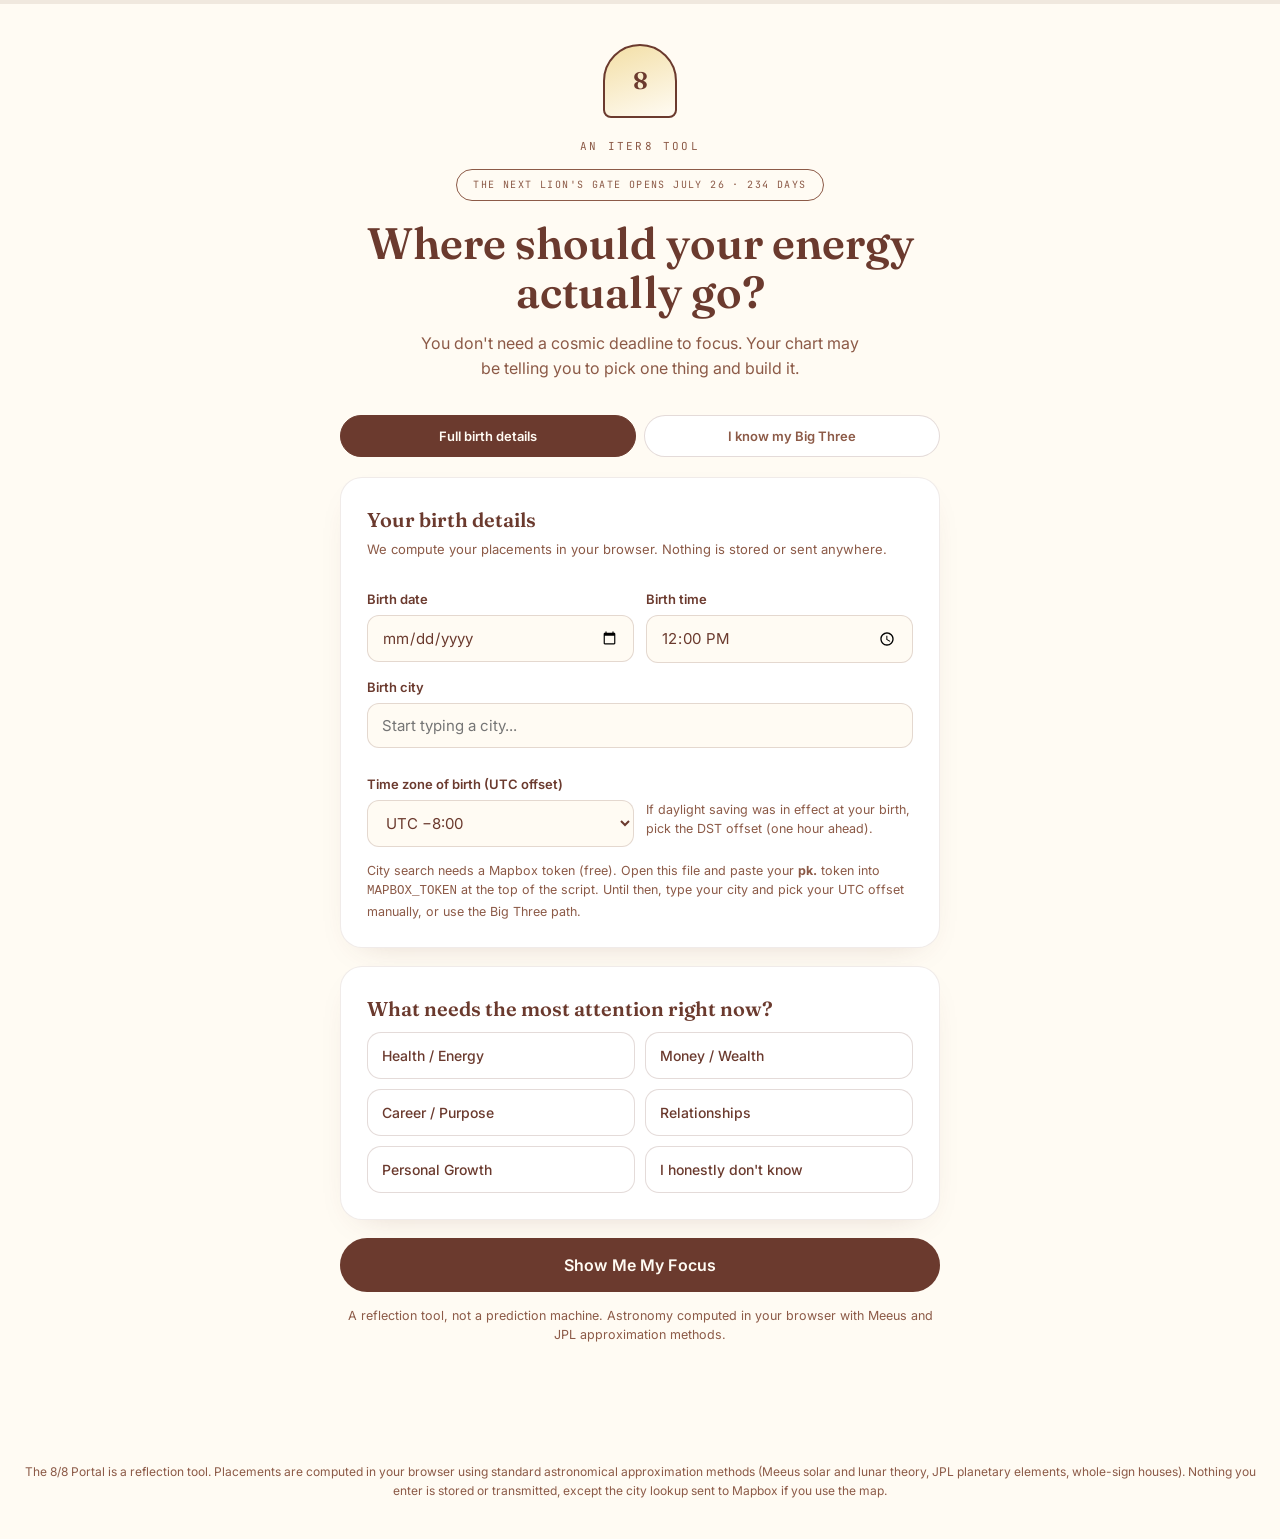
<file: public/the-8-8-portal.html>
<!DOCTYPE html>
<html lang="en">
<head>
<meta charset="UTF-8">
<meta name="viewport" content="width=device-width, initial-scale=1.0">
<title>The 8/8 Portal · Your Lion's Gate focus, decoded</title>
<meta name="description" content="It's 8/8. Where should your energy actually go? Get your Lion's Gate focus, then run the Iter8 8/8 Reset.">
<link rel="preconnect" href="https://fonts.googleapis.com">
<link rel="preconnect" href="https://fonts.gstatic.com" crossorigin>
<link href="https://fonts.googleapis.com/css2?family=Fraunces:opsz,wght@9..144,400;9..144,500;9..144,600;9..144,700&family=Inter:wght@400;500;600;700&family=JetBrains+Mono:wght@400;500&display=swap" rel="stylesheet">
<link href="https://api.mapbox.com/mapbox-gl-js/v3.4.0/mapbox-gl.css" rel="stylesheet">
<script src="https://api.mapbox.com/mapbox-gl-js/v3.4.0/mapbox-gl.js"></script>
<style>
  :root {
    --gold: #F3DFA6;
    --gold-deep: #EACB74;
    --red: #F4B7AC;
    --yellow: #FBEBAE;
    --orange: #F7C89C;
    --cream: #FFFBF3;
    --ink: #6B3A2E;
    --ink-soft: #8C5A47;
    --line: rgba(107, 58, 46, 0.18);
    --line-soft: rgba(107, 58, 46, 0.10);
  }
  * { box-sizing: border-box; }
  html { scroll-behavior: smooth; }
  body {
    margin: 0;
    background: var(--cream);
    font-family: 'Inter', sans-serif;
    color: var(--ink);
    line-height: 1.55;
  }
  .screen { display: none; min-height: 100vh; }
  .screen.active { display: block; }
  .shell { max-width: 640px; margin: 0 auto; padding: 40px 20px 80px; }

  .eyebrow {
    font-family: 'JetBrains Mono', monospace;
    font-size: 11px;
    letter-spacing: 0.2em;
    text-transform: uppercase;
    color: var(--ink-soft);
    text-align: center;
    margin-bottom: 14px;
  }
  .gate-status {
    font-family: 'JetBrains Mono', monospace;
    font-size: 10px;
    letter-spacing: 0.14em;
    text-transform: uppercase;
    color: var(--ink);
    background: var(--gold);
    border-radius: 999px;
    padding: 7px 16px;
    width: fit-content;
    margin: 0 auto 18px;
  }
  .gate-status.closed { background: transparent; border: 1px solid var(--ink-soft); color: var(--ink-soft); }
  h1 {
    font-family: 'Fraunces', serif;
    font-weight: 600;
    font-size: clamp(30px, 6vw, 44px);
    line-height: 1.12;
    text-align: center;
    margin: 0 0 14px;
  }
  .sub {
    text-align: center;
    color: var(--ink-soft);
    font-size: 16px;
    max-width: 460px;
    margin: 0 auto 34px;
  }

  .gate-mark {
    width: 74px; height: 74px;
    border-radius: 37px 37px 8px 8px;
    border: 2px solid var(--ink);
    background: linear-gradient(160deg, var(--gold), var(--cream));
    display: flex; align-items: center; justify-content: center;
    font-family: 'Fraunces', serif; font-size: 24px; font-weight: 600;
    margin: 0 auto 20px;
  }

  .card {
    background: #fff;
    border: 1.5px solid var(--line-soft);
    border-radius: 22px;
    padding: 26px;
    margin-bottom: 18px;
    box-shadow: 0 12px 34px -22px rgba(107,58,46,0.28);
  }
  .card h3 {
    font-family: 'Fraunces', serif;
    font-size: 20px; font-weight: 600; margin: 0 0 4px;
  }
  .card .hint { font-size: 13px; color: var(--ink-soft); margin: 0 0 16px; }

  label { display: block; font-size: 13px; font-weight: 600; margin: 14px 0 6px; }
  input[type="date"], input[type="time"], input[type="text"], select, textarea {
    width: 100%;
    padding: 12px 14px;
    border: 1.5px solid var(--line);
    border-radius: 12px;
    background: var(--cream);
    font-family: 'Inter', sans-serif;
    font-size: 15px;
    color: var(--ink);
    outline: none;
    transition: border-color .15s, background .15s;
  }
  input:focus, select:focus, textarea:focus { border-color: var(--ink-soft); background: #fff; }
  textarea { resize: vertical; min-height: 74px; }

  .row { display: grid; grid-template-columns: 1fr 1fr; gap: 12px; }
  @media (max-width: 480px) { .row { grid-template-columns: 1fr; } }

  .tabs { display: flex; gap: 8px; margin-bottom: 20px; }
  .tab {
    flex: 1; padding: 12px 8px;
    border: 1.5px solid var(--line);
    border-radius: 999px;
    background: #fff;
    font-family: 'Inter', sans-serif;
    font-size: 13px; font-weight: 600;
    color: var(--ink-soft);
    cursor: pointer; text-align: center;
    transition: all .15s;
  }
  .tab.on { background: var(--ink); color: var(--cream); border-color: var(--ink); }

  .concern-grid { display: grid; grid-template-columns: 1fr 1fr; gap: 10px; margin-top: 8px; }
  @media (max-width: 480px) { .concern-grid { grid-template-columns: 1fr; } }
  .concern {
    padding: 14px;
    border: 1.5px solid var(--line);
    border-radius: 14px;
    background: #fff;
    cursor: pointer;
    font-size: 14px; font-weight: 500;
    transition: all .15s;
    text-align: left;
    font-family: 'Inter', sans-serif;
    color: var(--ink);
  }
  .concern.on { border-color: var(--ink); background: linear-gradient(160deg, var(--yellow), #fff); font-weight: 600; }

  .btn {
    display: block; width: 100%;
    padding: 17px;
    border: none; border-radius: 999px;
    background: var(--ink);
    color: var(--cream);
    font-family: 'Inter', sans-serif;
    font-size: 16px; font-weight: 600;
    letter-spacing: 0.01em;
    cursor: pointer;
    transition: transform .12s, opacity .15s;
    margin-top: 8px;
  }
  .btn:hover { opacity: .92; }
  .btn:active { transform: scale(.985); }
  .btn.ghost {
    background: transparent; color: var(--ink);
    border: 1.5px solid var(--line);
  }
  .btn.warm { background: linear-gradient(120deg, var(--gold-deep), var(--orange)); color: var(--ink); }

  .note { font-size: 12.5px; color: var(--ink-soft); text-align: center; margin-top: 14px; }
  .err {
    display: none;
    background: linear-gradient(160deg, var(--red), #fff);
    border: 1.5px solid rgba(107,58,46,.25);
    border-radius: 14px;
    padding: 12px 16px;
    font-size: 14px; font-weight: 500;
    margin-bottom: 14px;
  }
  .err.show { display: block; }

  #map {
    height: 190px;
    border-radius: 14px;
    margin-top: 12px;
    display: none;
    border: 1.5px solid var(--line-soft);
  }
  .geo-results {
    position: relative;
  }
  .geo-list {
    position: absolute; left: 0; right: 0; top: calc(100% + 4px);
    background: #fff;
    border: 1.5px solid var(--line);
    border-radius: 14px;
    overflow: hidden;
    z-index: 50;
    box-shadow: 0 16px 40px -18px rgba(107,58,46,.35);
    display: none;
  }
  .geo-list button {
    display: block; width: 100%;
    text-align: left;
    padding: 12px 14px;
    border: none; background: #fff;
    font-family: 'Inter', sans-serif;
    font-size: 14px; color: var(--ink);
    cursor: pointer;
    border-bottom: 1px solid var(--line-soft);
  }
  .geo-list button:hover { background: var(--yellow); }
  .geo-list button:last-child { border-bottom: none; }

  details.adv { margin-top: 16px; }
  details.adv summary {
    cursor: pointer; font-size: 13px; font-weight: 600; color: var(--ink-soft);
    list-style: none;
  }
  details.adv summary::before { content: "+ "; }
  details.adv[open] summary::before { content: "− "; }

  /* ============ RESULT ============ */
  .focus-hero {
    border-radius: 26px;
    padding: 40px 30px;
    text-align: center;
    background: linear-gradient(160deg, var(--gold), var(--orange) 55%, var(--cream));
    border: 1.5px solid var(--line-soft);
    margin-bottom: 18px;
  }
  .focus-hero .flame { font-size: 34px; }
  .focus-hero h2 {
    font-family: 'Fraunces', serif;
    font-size: clamp(28px, 6vw, 38px);
    font-weight: 700; margin: 8px 0 14px;
  }
  .focus-line { font-size: 15px; }
  .focus-line strong { font-weight: 700; }
  .instruction {
    margin: 22px auto 0;
    max-width: 420px;
    background: rgba(255,255,255,.68);
    border-radius: 16px;
    padding: 16px 20px;
    font-family: 'Fraunces', serif;
    font-size: 19px;
    font-weight: 600;
  }
  .why-list { margin: 8px 0 0; padding: 0; list-style: none; }
  .why-list li {
    font-size: 13.5px;
    padding: 9px 0;
    border-bottom: 1px solid var(--line-soft);
    display: flex; justify-content: space-between; gap: 12px;
  }
  .why-list li:last-child { border-bottom: none; }
  .why-list .pts {
    font-family: 'JetBrains Mono', monospace;
    font-size: 12px;
    color: var(--ink-soft);
    white-space: nowrap;
  }
  .q-box {
    background: linear-gradient(160deg, var(--yellow), #fff);
    border-radius: 14px;
    padding: 16px 18px;
    font-family: 'Fraunces', serif;
    font-size: 17px;
    font-style: italic;
    margin-top: 12px;
  }
  .anchor-chip {
    display: inline-block;
    font-family: 'JetBrains Mono', monospace;
    font-size: 11px;
    letter-spacing: .14em;
    text-transform: uppercase;
    background: var(--ink);
    color: var(--cream);
    border-radius: 999px;
    padding: 6px 14px;
    margin-bottom: 10px;
  }
  .cusp-flag {
    font-size: 12.5px;
    color: var(--ink-soft);
    background: var(--cream);
    border: 1px dashed var(--line);
    border-radius: 10px;
    padding: 8px 12px;
    margin-top: 12px;
  }
  .placements {
    display: flex; flex-wrap: wrap; gap: 8px; margin-top: 10px;
  }
  .placement {
    font-family: 'JetBrains Mono', monospace;
    font-size: 12px;
    background: var(--cream);
    border: 1px solid var(--line-soft);
    border-radius: 999px;
    padding: 6px 12px;
  }

  /* ============ RITUAL ============ */
  .step-card {
    background: #fff;
    border: 1.5px solid var(--line-soft);
    border-radius: 22px;
    padding: 28px 26px;
    margin-bottom: 16px;
  }
  .step-card .num {
    width: 54px; height: 54px;
    border-radius: 27px 27px 6px 6px;
    border: 2px solid var(--ink);
    display: flex; align-items: center; justify-content: center;
    font-family: 'Fraunces', serif; font-size: 19px; font-weight: 600;
    margin-bottom: 14px;
  }
  .step-card:nth-child(4n+1) .num { background: linear-gradient(160deg, var(--gold), var(--cream)); }
  .step-card:nth-child(4n+2) .num { background: linear-gradient(160deg, var(--orange), var(--cream)); }
  .step-card:nth-child(4n+3) .num { background: linear-gradient(160deg, var(--yellow), var(--cream)); }
  .step-card:nth-child(4n+4) .num { background: linear-gradient(160deg, var(--red), var(--cream)); }
  .step-card h3 {
    font-family: 'Fraunces', serif;
    font-size: 22px; font-weight: 600; margin: 0;
  }
  .step-card .theme {
    font-family: 'JetBrains Mono', monospace;
    font-size: 11px; letter-spacing: .14em; text-transform: uppercase;
    color: var(--ink-soft); margin: 2px 0 14px;
  }
  .step-card .ask {
    font-family: 'Fraunces', serif;
    font-size: 17px; font-style: italic;
    margin: 0 0 12px;
  }

  /* ============ DECLARATION ============ */
  .decl {
    background: linear-gradient(160deg, var(--gold), var(--orange) 60%, var(--red));
    border-radius: 26px;
    padding: 40px 30px;
    text-align: center;
    border: 1.5px solid var(--line-soft);
  }
  .decl p {
    font-family: 'Fraunces', serif;
    font-size: 18px;
    margin: 0 0 12px;
  }
  .decl .big {
    font-size: clamp(22px, 5vw, 30px);
    font-weight: 700;
    letter-spacing: .01em;
    margin-top: 24px;
  }

  /* ============ JOURNEY ============ */
  .journey { list-style: none; padding: 0; margin: 12px 0 0; }
  .journey li {
    padding: 12px 0 12px 30px;
    position: relative;
    border-left: 2px solid var(--line);
    margin-left: 10px;
    font-size: 14.5px;
  }
  .journey li::before {
    content: "";
    position: absolute; left: -7px; top: 18px;
    width: 12px; height: 12px; border-radius: 50%;
    background: var(--gold-deep);
    border: 2px solid var(--cream);
  }
  .journey li.done::before { background: var(--ink); }
  .journey li strong { font-family: 'Fraunces', serif; font-size: 16px; }
  .journey li span { display: block; color: var(--ink-soft); font-size: 13px; }

  .bridge {
    text-align: center;
    font-family: 'Fraunces', serif;
    font-size: 19px;
    font-style: italic;
    color: var(--ink);
    margin: 30px auto;
    max-width: 400px;
  }
  footer {
    text-align: center;
    font-size: 12px;
    color: var(--ink-soft);
    padding: 26px 20px 40px;
  }
  .progress {
    position: sticky; top: 0; z-index: 100;
    height: 4px; background: var(--line-soft);
  }
  .progress .bar {
    height: 100%; width: 0%;
    background: linear-gradient(90deg, var(--gold-deep), var(--orange));
    transition: width .4s ease;
  }
</style>
</head>
<body>

<div class="progress"><div class="bar" id="progressBar"></div></div>

<!-- ================= SCREEN 1: ENTER THE PORTAL ================= -->
<section class="screen active" id="s-enter">
  <div class="shell">
    <div class="gate-mark">8</div>
    <div class="eyebrow" id="heroEyebrow">The 8/8 Portal</div>
    <div class="gate-status" id="gateStatus" style="display:none;"></div>
    <h1 id="heroTitle">It's 8/8. Where should your energy actually go?</h1>
    <p class="sub" id="heroSub">Lion's Gate gets talked about as a day to manifest everything. Your chart may be telling you to focus on one thing.</p>

    <div class="err" id="enterErr"></div>

    <div class="tabs">
      <button class="tab on" id="tabBirth" onclick="setMode('birth')">Full birth details</button>
      <button class="tab" id="tabBig3" onclick="setMode('big3')">I know my Big Three</button>
    </div>

    <!-- Path A: birth data -->
    <div class="card" id="pathBirth">
      <h3>Your birth details</h3>
      <p class="hint">We compute your placements in your browser. Nothing is stored or sent anywhere.</p>
      <div class="row">
        <div>
          <label for="bDate">Birth date</label>
          <input type="date" id="bDate" min="1900-01-01" max="2026-08-08">
        </div>
        <div>
          <label for="bTime">Birth time</label>
          <input type="time" id="bTime" value="12:00">
        </div>
      </div>
      <label for="bCity">Birth city</label>
      <div class="geo-results">
        <input type="text" id="bCity" placeholder="Start typing a city..." autocomplete="off">
        <div class="geo-list" id="geoList"></div>
      </div>
      <div id="map"></div>
      <div class="row" style="margin-top:12px;">
        <div>
          <label for="bTz">Time zone of birth (UTC offset)</label>
          <select id="bTz"></select>
        </div>
        <div>
          <label>&nbsp;</label>
          <div class="note" style="text-align:left; margin-top:0;">If daylight saving was in effect at your birth, pick the DST offset (one hour ahead).</div>
        </div>
      </div>
      <div class="note" id="mapNote" style="text-align:left;"></div>
    </div>

    <!-- Path B: big three -->
    <div class="card" id="pathBig3" style="display:none;">
      <h3>Already know your Big Three?</h3>
      <p class="hint">Sun, Moon, Rising. Add the advanced fields if you know them and the reading gets sharper.</p>
      <div class="row">
        <div>
          <label for="g3sun">Sun sign</label>
          <select id="g3sun" class="signsel"></select>
        </div>
        <div>
          <label for="g3moon">Moon sign</label>
          <select id="g3moon" class="signsel"></select>
        </div>
      </div>
      <label for="g3rising">Rising sign</label>
      <select id="g3rising" class="signsel"></select>

      <details class="adv">
        <summary>Advanced placements (optional)</summary>
        <div class="row">
          <div><label for="g3mars">Mars sign</label><select id="g3mars" class="signsel opt"></select></div>
          <div><label for="g3jupiter">Jupiter sign</label><select id="g3jupiter" class="signsel opt"></select></div>
        </div>
        <div class="row">
          <div><label for="g3venus">Venus sign</label><select id="g3venus" class="signsel opt"></select></div>
          <div><label for="g3mc">Midheaven sign</label><select id="g3mc" class="signsel opt"></select></div>
        </div>
        <div class="row">
          <div><label for="g3h2">2nd house sign</label><select id="g3h2" class="signsel opt"></select></div>
          <div><label for="g3h6">6th house sign</label><select id="g3h6" class="signsel opt"></select></div>
        </div>
        <div class="row">
          <div><label for="g3h10">10th house sign</label><select id="g3h10" class="signsel opt"></select></div>
          <div><label for="g3nn">North Node sign</label><select id="g3nn" class="signsel opt"></select></div>
        </div>
      </details>
    </div>

    <div class="card">
      <h3>What needs the most attention right now?</h3>
      <div class="concern-grid" id="concernGrid">
        <button class="concern" data-c="Health">Health / Energy</button>
        <button class="concern" data-c="Wealth">Money / Wealth</button>
        <button class="concern" data-c="Career">Career / Purpose</button>
        <button class="concern" data-c="Relationships">Relationships</button>
        <button class="concern" data-c="Growth">Personal Growth</button>
        <button class="concern" data-c="Unknown">I honestly don't know</button>
      </div>
    </div>

    <button class="btn" id="btnRun" onclick="runPortal()">Show Me My 8/8 Focus</button>
    <p class="note">A reflection tool, not a prediction machine. Astronomy computed in your browser with Meeus and JPL approximation methods.</p>
  </div>
</section>

<!-- ================= SCREEN 2: RESULT ================= -->
<section class="screen" id="s-result">
  <div class="shell">
    <div class="eyebrow" id="focusEyebrow">Your 8/8 Focus</div>
    <div class="focus-hero">
      <div class="flame">🔥</div>
      <h2 id="focusTitle">Concentrate the Fire</h2>
      <p class="focus-line"><strong>Primary:</strong> <span id="focusPrimary"></span></p>
      <p class="focus-line"><strong>Supporting:</strong> <span id="focusSupporting"></span></p>
      <div class="instruction" id="focusInstruction"></div>
    </div>

    <div class="card">
      <h3>Your reading</h3>
      <p id="readingBody" style="font-size:15px;"></p>
      <div class="q-box" id="primaryQuestion"></div>
    </div>

    <div class="card" id="supportCard">
      <h3 id="supportTitle"></h3>
      <p id="supportBody" style="font-size:15px;"></p>
      <div class="q-box" id="supportQuestion"></div>
    </div>

    <div class="card">
      <span class="anchor-chip">Your Iter8 Anchor</span>
      <h3 id="anchorName"></h3>
      <p id="anchorBody" style="font-size:15px; margin-bottom:0;"></p>
    </div>

    <div class="card">
      <h3>Why you got this</h3>
      <p class="hint">Deterministic scoring. Same inputs, same result, every time.</p>
      <div class="placements" id="placementChips"></div>
      <ul class="why-list" id="whyList"></ul>
      <div class="cusp-flag" id="cuspFlag" style="display:none;"></div>
    </div>

    <button class="btn warm" id="btnBegin" onclick="go('s-ritual')">Begin the 8/8 Reset →</button>
    <button class="btn ghost" onclick="go('s-enter')">Start over</button>
  </div>
</section>

<!-- ================= SCREEN 3: RITUAL ================= -->
<section class="screen" id="s-ritual">
  <div class="shell">
    <div class="eyebrow" id="ritualEyebrow">Iter8: The 8/8 Reset</div>
    <h1 style="font-size:clamp(26px,5vw,36px);">Eight minutes. One decision.</h1>
    <p class="sub">Don't give today eight activities. Give it one short ritual. Answer honestly, move slowly.</p>

    <div class="err" id="ritualErr"></div>

    <div class="step-card">
      <div class="num">1</div>
      <h3>Locate</h3>
      <p class="theme">Where are you actually?</p>
      <p class="ask">If your life made the front page this morning, what would the headline say?</p>
      <textarea id="r1" placeholder="Write the headline..."></textarea>
    </div>

    <div class="step-card">
      <div class="num">2</div>
      <h3>Differentiate</h3>
      <p class="theme">What's yours and what's performance?</p>
      <p class="ask">What have you been pursuing because you genuinely want it, and what have you been pursuing because you think you should?</p>
      <textarea id="r2" placeholder="Mine: ...  Performance: ..."></textarea>
    </div>

    <div class="step-card">
      <div class="num">3</div>
      <h3>Evaluate</h3>
      <p class="theme">What is repetition costing you?</p>
      <p class="ask" id="askCost">If nothing changes between today and 8/8/2028, what will this pattern cost you in time, money, energy or peace?</p>
      <textarea id="r3" placeholder="The real cost..."></textarea>
    </div>

    <div class="step-card">
      <div class="num">4</div>
      <h3>Authorize</h3>
      <p class="theme">Make the decision.</p>
      <p class="ask">Complete the sentence: I choose ____________.</p>
      <textarea id="r4" placeholder="I choose..."></textarea>
    </div>

    <div class="step-card">
      <div class="num">5</div>
      <h3>Regulate</h3>
      <p class="theme">Make it survivable.</p>
      <p class="ask">What is one action small enough that you can actually repeat it?</p>
      <textarea id="r5" placeholder="One small repeatable action..."></textarea>
    </div>

    <div class="step-card">
      <div class="num">6</div>
      <h3>Calibrate</h3>
      <p class="theme">Reduce the friction.</p>
      <p class="ask">What needs to become easier, smaller, earlier, later, automated, delegated or removed?</p>
      <textarea id="r6" placeholder="The friction I am removing..."></textarea>
    </div>

    <div class="step-card">
      <div class="num">7</div>
      <h3>Activate</h3>
      <p class="theme">Move something today.</p>
      <p class="ask">What can you do before you go to sleep that makes your decision real? Not plan. Not research. Move.</p>
      <textarea id="r7" placeholder="Before I sleep tonight, I will..."></textarea>
    </div>

    <div class="step-card">
      <div class="num">8</div>
      <h3>Integrate</h3>
      <p class="theme" id="themeClose">Close the gate behind you.</p>
      <p class="ask">Finish this: The version of me entering 8/9 no longer ____________.</p>
      <textarea id="r8" placeholder="...no longer..."></textarea>
    </div>

    <button class="btn" id="btnCompose" onclick="composeDeclaration()">Compose My 8/8 Declaration</button>
  </div>
</section>

<!-- ================= SCREEN 4: DECLARATION ================= -->
<section class="screen" id="s-decl">
  <div class="shell">
    <div class="eyebrow" id="declEyebrow">Your 8/8 Declaration</div>
    <div class="decl" id="declCard">
      <p id="d1"></p>
      <p id="d2"></p>
      <p id="d3"></p>
      <p id="d4"></p>
      <p id="d5"></p>
      <p class="big">THIS IS WHAT GETS MY ENERGY NOW.</p>
    </div>
    <button class="btn" id="btnSave" onclick="downloadCard()">Save My 8/8 Declaration</button>
    <button class="btn ghost" onclick="go('s-upgrade')">You opened the door. Keep going →</button>
    <canvas id="cardCanvas" width="1080" height="1350" style="display:none;"></canvas>
  </div>
</section>

<!-- ================= SCREEN 5: UPGRADE ================= -->
<section class="screen" id="s-upgrade">
  <div class="shell">
    <div class="eyebrow">Continue Your Iter8</div>
    <h1 style="font-size:clamp(26px,5vw,36px);">You opened the door. Want to keep going?</h1>
    <p class="sub">Today gave you a decision. Iter8 gives you the process for becoming the person who follows through on it.</p>

    <div class="card">
      <h3>Today</h3>
      <ul class="journey">
        <li class="done"><strong id="ckPortal">8/8 Portal</strong><span>Complete</span></li>
        <li class="done"><strong>Your Focus</strong><span id="jFocus"></span></li>
        <li class="done"><strong id="ckReset">8/8 Reset</strong><span>Complete</span></li>
        <li class="done"><strong>Declaration</strong><span>Saved</span></li>
      </ul>
    </div>

    <div class="card">
      <h3>Next</h3>
      <ul class="journey">
        <li><strong>Locate</strong><span>See the pattern clearly.</span></li>
        <li><strong>Differentiate</strong><span>Separate yourself from the role you've been performing.</span></li>
        <li><strong>Evaluate</strong><span>Calculate what staying stuck is actually costing.</span></li>
        <li><strong>Authorize</strong><span>Make the choice.</span></li>
        <li><strong>Regulate</strong><span>Create behavior you can repeat.</span></li>
        <li><strong>Calibrate</strong><span>Adjust without starting over.</span></li>
        <li><strong>Activate</strong><span>Create movement.</span></li>
        <li><strong>Integrate</strong><span>Make the change part of who you are.</span></li>
      </ul>
    </div>

    <div class="card" style="background:linear-gradient(160deg, var(--yellow), #fff);">
      <span class="anchor-chip">Your Iter8 Anchor</span>
      <h3 id="upgradeAnchorName"></h3>
      <p id="upgradeAnchorBody" style="font-size:15px; margin-bottom:0;"></p>
    </div>

    <p class="bridge" id="bridgeLine">Lion's Gate is the invitation. Iter8 is what happens after you decide.</p>

    <h2 style="font-family:'Fraunces',serif; text-align:center; font-size:clamp(24px,5vw,32px); margin:0 0 6px;">Don't stop at the portal. Iter8 it.</h2>
    <p class="sub" style="margin-bottom:22px;" id="upgradeSub">Continue from 8/8 through 8/26. One activity a day, most under 30 minutes.</p>
    <a href="https://iter8me.com" target="_blank" rel="noopener" style="text-decoration:none;">
      <button class="btn warm">Continue My Iter8 →</button>
    </a>
    <button class="btn ghost" onclick="go('s-enter')">Run the portal for someone else</button>
  </div>
</section>

<footer>
  The 8/8 Portal is a reflection tool. Placements are computed in your browser using standard astronomical approximation methods (Meeus solar and lunar theory, JPL planetary elements, whole-sign houses). Nothing you enter is stored or transmitted, except the city lookup sent to Mapbox if you use the map.
</footer>

<script>
/* ============================================================
   CONFIG
   ============================================================ */
// Paste your Mapbox public token (starts with pk.) between the quotes.
// Get one free at https://account.mapbox.com/access-tokens/
const MAPBOX_TOKEN = "";

/* ============================================================
   PORTAL WINDOW
   The Lion's Gate window runs July 26 through August 12 every
   year. Inside the window the app runs in full 8/8 gate mode.
   Outside it, it automatically reverts to the evergreen
   "Where Should My Energy Go?" tool, then reopens itself as
   the 8/8 Portal next July 26. No redeploys needed.
   Preview either mode any day with ?mode=gate or ?mode=evergreen
   ============================================================ */
const GATE_OPEN_MONTH = 7,  GATE_OPEN_DAY = 26;   // July 26
const GATE_CLOSE_MONTH = 8, GATE_CLOSE_DAY = 12;  // August 12

function portalState(now = new Date()) {
  const y = now.getFullYear();
  const open  = new Date(y, GATE_OPEN_MONTH - 1, GATE_OPEN_DAY);
  const close = new Date(y, GATE_CLOSE_MONTH - 1, GATE_CLOSE_DAY, 23, 59, 59);
  let inWindow = now >= open && now <= close;
  const forced = new URLSearchParams(location.search).get("mode");
  if (forced === "gate") inWindow = true;
  if (forced === "evergreen") inWindow = false;
  const peak = inWindow && now.getMonth() === 7 && now.getDate() === 8;
  const nextOpen = now > close ? new Date(y + 1, GATE_OPEN_MONTH - 1, GATE_OPEN_DAY) : open;
  const dayMs = 86400000;
  return {
    mode: inWindow ? "gate" : "evergreen",
    peak,
    daysToClose: Math.max(0, Math.ceil((close - now) / dayMs)),
    daysToOpen:  Math.max(0, Math.ceil((nextOpen - now) / dayMs))
  };
}

const PS = portalState();
const IS_GATE = PS.mode === "gate";

const MODECOPY = IS_GATE ? {
  title: "The 8/8 Portal · Your Lion's Gate focus, decoded",
  eyebrow: "The 8/8 Portal",
  heroTitle: PS.peak
    ? "It's 8/8. Where should your energy actually go?"
    : "The portal is open. Where should your energy actually go?",
  heroSub: "Lion's Gate gets talked about as a day to manifest everything. Your chart may be telling you to focus on one thing.",
  status: PS.peak
    ? "8/8 · The portal peaks today"
    : "Portal open · closes August 12 · " + PS.daysToClose + (PS.daysToClose === 1 ? " day left" : " days left"),
  statusClosed: false,
  btnRun: "Show Me My 8/8 Focus",
  focusEyebrow: "Your 8/8 Focus",
  btnBegin: "Begin the 8/8 Reset →",
  ritualEyebrow: "Iter8: The 8/8 Reset",
  askCost: "If nothing changes between today and 8/8/2028, what will this pattern cost you in time, money, energy or peace?",
  themeClose: "Close the gate behind you.",
  btnCompose: "Compose My 8/8 Declaration",
  declEyebrow: "Your 8/8 Declaration",
  btnSave: "Save My 8/8 Declaration",
  ckPortal: "8/8 Portal",
  ckReset: "8/8 Reset",
  bridge: "Lion's Gate is the invitation. Iter8 is what happens after you decide.",
  upgradeSub: "Continue from 8/8 through 8/26. One activity a day, most under 30 minutes.",
  instructionPrefix: "Your Lion's Gate instruction: ",
  quietChart: "A quiet chart today. Lion's Gate itself sets the focus.",
  leoSignal: "Sun in Leo, the Lion's Gate sign itself",
  step8Err: 'Step 8 closes the gate. Finish "no longer..."',
  cardHeader: "8 / 8  L I O N ' S  G A T E",
  cardFile: "my-8-8-declaration.png"
} : {
  title: "Where Should My Energy Go? · An Iter8 tool",
  eyebrow: "An Iter8 Tool",
  heroTitle: "Where should your energy actually go?",
  heroSub: "You don't need a cosmic deadline to focus. Your chart may be telling you to pick one thing and build it.",
  status: "The next Lion's Gate opens July 26 · " + PS.daysToOpen + (PS.daysToOpen === 1 ? " day" : " days"),
  statusClosed: true,
  btnRun: "Show Me My Focus",
  focusEyebrow: "Your Focus",
  btnBegin: "Begin the Reset →",
  ritualEyebrow: "Iter8: The Reset",
  askCost: "If nothing changes between today and two years from now, what will this pattern cost you in time, money, energy or peace?",
  themeClose: "Close the door behind you.",
  btnCompose: "Compose My Declaration",
  declEyebrow: "Your Declaration",
  btnSave: "Save My Declaration",
  ckPortal: "Energy Portal",
  ckReset: "The Reset",
  bridge: "Clarity is the invitation. Iter8 is what happens after you decide.",
  upgradeSub: "Continue for the next 18 days. One activity a day, most under 30 minutes.",
  instructionPrefix: "Your instruction: ",
  quietChart: "A quiet chart. We default your focus to visibility work.",
  leoSignal: "Sun in Leo, built for visibility",
  step8Err: 'Step 8 closes it out. Finish "no longer..."',
  cardHeader: "W H E R E   M Y   E N E R G Y   G O E S",
  cardFile: "my-energy-declaration.png"
};

function applyMode() {
  document.title = MODECOPY.title;
  const set = (id, txt) => { const el = document.getElementById(id); if (el) el.textContent = txt; };
  set("heroEyebrow", MODECOPY.eyebrow);
  set("heroTitle", MODECOPY.heroTitle);
  set("heroSub", MODECOPY.heroSub);
  set("btnRun", MODECOPY.btnRun);
  set("focusEyebrow", MODECOPY.focusEyebrow);
  set("btnBegin", MODECOPY.btnBegin);
  set("ritualEyebrow", MODECOPY.ritualEyebrow);
  set("askCost", MODECOPY.askCost);
  set("themeClose", MODECOPY.themeClose);
  set("btnCompose", MODECOPY.btnCompose);
  set("declEyebrow", MODECOPY.declEyebrow);
  set("btnSave", MODECOPY.btnSave);
  set("ckPortal", MODECOPY.ckPortal);
  set("ckReset", MODECOPY.ckReset);
  set("bridgeLine", MODECOPY.bridge);
  set("upgradeSub", MODECOPY.upgradeSub);
  const st = document.getElementById("gateStatus");
  if (st) {
    st.textContent = MODECOPY.status;
    st.style.display = "block";
    st.classList.toggle("closed", MODECOPY.statusClosed);
  }
}

/* ============================================================
   STATE
   ============================================================ */
const SIGNS = ["Aries","Taurus","Gemini","Cancer","Leo","Virgo","Libra","Scorpio","Sagittarius","Capricorn","Aquarius","Pisces"];
const ELEMENT = { Aries:"Fire", Leo:"Fire", Sagittarius:"Fire",
                  Taurus:"Earth", Virgo:"Earth", Capricorn:"Earth",
                  Gemini:"Air", Libra:"Air", Aquarius:"Air",
                  Cancer:"Water", Scorpio:"Water", Pisces:"Water" };

const state = {
  mode: "birth",
  concern: null,
  lat: null, lon: null, placeName: null,
  chart: null,        // { placements:{Sun:...}, asc, houses, cusps }
  scores: null,       // { domains, signals, primary, supporting, anchor }
  ritual: {}
};

/* ============================================================
   ASTRONOMY ENGINE
   Meeus, "Astronomical Algorithms" 2nd ed. + JPL approximate
   planetary elements (valid 1800 to 2050). Sign-level accuracy.
   ============================================================ */
const D2R = Math.PI/180, R2D = 180/Math.PI;
const norm360 = d => ((d % 360) + 360) % 360;

function julianDay(y, m, d, utHours) {
  if (m <= 2) { y -= 1; m += 12; }
  const A = Math.floor(y/100);
  const B = 2 - A + Math.floor(A/4);
  return Math.floor(365.25*(y+4716)) + Math.floor(30.6001*(m+1)) + d + B - 1524.5 + utHours/24;
}

function obliquity(T) {
  return 23.43929111 - 0.0130041667*T - 1.6667e-7*T*T + 5.02778e-7*T*T*T;
}

/* ---- Sun (Meeus ch. 25) ---- */
function sunLongitude(JD) {
  const T = (JD - 2451545.0)/36525;
  const L0 = norm360(280.46646 + 36000.76983*T + 0.0003032*T*T);
  const M  = norm360(357.52911 + 35999.05029*T - 0.0001537*T*T);
  const Mr = M*D2R;
  const C = (1.914602 - 0.004817*T - 0.000014*T*T)*Math.sin(Mr)
          + (0.019993 - 0.000101*T)*Math.sin(2*Mr)
          + 0.000289*Math.sin(3*Mr);
  const trueLon = L0 + C;
  const omega = 125.04 - 1934.136*T;
  return norm360(trueLon - 0.00569 - 0.00478*Math.sin(omega*D2R));
}

/* ---- Moon (Meeus ch. 47, principal longitude terms) ---- */
function moonLongitude(JD) {
  const T = (JD - 2451545.0)/36525;
  const Lp = norm360(218.3164477 + 481267.88123421*T - 0.0015786*T*T + T*T*T/538841 - T*T*T*T/65194000);
  const D  = norm360(297.8501921 + 445267.1114034*T - 0.0018819*T*T + T*T*T/545868 - T*T*T*T/113065000);
  const M  = norm360(357.5291092 + 35999.0502909*T - 0.0001536*T*T + T*T*T/24490000);
  const Mp = norm360(134.9633964 + 477198.8675055*T + 0.0087414*T*T + T*T*T/69699 - T*T*T*T/14712000);
  const F  = norm360(93.2720950 + 483202.0175233*T - 0.0036539*T*T - T*T*T/3526000 + T*T*T*T/863310000);
  const E = 1 - 0.002516*T - 0.0000074*T*T;
  // [coeff(1e-6 deg), d, m, mp, f]
  const terms = [
    [6288774,0,0,1,0],[1274027,2,0,-1,0],[658314,2,0,0,0],[213618,0,0,2,0],
    [-185116,0,1,0,0],[-114332,0,0,0,2],[58793,2,0,-2,0],[57066,2,-1,-1,0],
    [53322,2,0,1,0],[45758,2,-1,0,0],[-40923,0,1,-1,0],[-34720,1,0,0,0],
    [-30383,0,1,1,0],[15327,2,0,0,-2],[-12528,0,0,1,2],[10980,0,0,1,-2],
    [10675,4,0,-1,0],[10034,0,0,3,0],[8548,4,0,-2,0],[-7888,2,1,-1,0],
    [-6766,2,1,0,0],[-5163,1,0,-1,0],[4987,1,1,0,0],[4036,2,-1,1,0],
    [3994,2,0,2,0],[3861,4,0,0,0],[3665,2,0,-3,0],[-2689,0,1,-2,0],
    [-2602,2,0,-1,2],[2390,2,-1,-2,0],[-2348,1,0,1,0],[2236,2,-2,0,0]
  ];
  let sum = 0;
  for (const [c, cd, cm, cmp, cf] of terms) {
    let coeff = c;
    if (Math.abs(cm) === 1) coeff *= E;
    if (Math.abs(cm) === 2) coeff *= E*E;
    sum += coeff * Math.sin((cd*D + cm*M + cmp*Mp + cf*F)*D2R);
  }
  return norm360(Lp + sum*1e-6);
}

/* ---- Planets: JPL approximate Keplerian elements, 1800-2050 ---- */
// [a, e, I, L, longPeri, longNode] + per-century rates
const JPL = {
  Mercury:{ el:[0.38709927,0.20563593,7.00497902,252.25032350,77.45779628,48.33076593],
            rt:[0.00000037,0.00001906,-0.00594749,149472.67411175,0.16047689,-0.12534081] },
  Venus:  { el:[0.72333566,0.00677672,3.39467605,181.97909950,131.60246718,76.67984255],
            rt:[0.00000390,-0.00004107,-0.00078890,58517.81538729,0.00268329,-0.27769418] },
  Earth:  { el:[1.00000261,0.01671123,-0.00001531,100.46457166,102.93768193,0.0],
            rt:[0.00000562,-0.00004392,-0.01294668,35999.37244981,0.32327364,0.0] },
  Mars:   { el:[1.52371034,0.09339410,1.84969142,-4.55343205,-23.94362959,49.55953891],
            rt:[0.00001847,0.00007882,-0.00813131,19140.30268499,0.44441088,-0.29257343] },
  Jupiter:{ el:[5.20288700,0.04838624,1.30439695,34.39644051,14.72847983,100.47390909],
            rt:[-0.00011607,-0.00013253,-0.00183714,3034.74612775,0.21252668,0.20469106] },
  Saturn: { el:[9.53667594,0.05386179,2.48599187,49.95424423,92.59887831,113.66242448],
            rt:[-0.00125060,-0.00050991,0.00193609,1222.49362201,-0.41897216,-0.28867794] },
  Uranus: { el:[19.18916464,0.04725744,0.77263783,313.23810451,170.95427630,74.01692503],
            rt:[-0.00196176,-0.00004397,-0.00242939,428.48202785,0.40805281,0.04240589] },
  Neptune:{ el:[30.06992276,0.00859048,1.77004347,-55.12002969,44.96476227,131.78422574],
            rt:[0.00026291,0.00005105,0.00035372,218.45945325,-0.32241464,-0.00508664] },
  Pluto:  { el:[39.48211675,0.24882730,17.14001206,238.92903833,224.06891629,110.30393684],
            rt:[-0.00031596,0.00005170,0.00004818,145.20780515,-0.04062942,-0.01183482] }
};

function heliocentric(name, T) {
  const p = JPL[name];
  const a = p.el[0] + p.rt[0]*T;
  const e = p.el[1] + p.rt[1]*T;
  const I = (p.el[2] + p.rt[2]*T)*D2R;
  const L = p.el[3] + p.rt[3]*T;
  const w_ = p.el[4] + p.rt[4]*T;   // longitude of perihelion
  const O = (p.el[5] + p.rt[5]*T)*D2R;
  const w = w_*D2R - O;             // argument of perihelion
  let M = norm360(L - w_);
  if (M > 180) M -= 360;
  const Mr = M*D2R;
  // Solve Kepler
  let E = Mr + e*Math.sin(Mr);
  for (let i = 0; i < 8; i++) {
    const dE = (Mr - (E - e*Math.sin(E))) / (1 - e*Math.cos(E));
    E += dE;
    if (Math.abs(dE) < 1e-8) break;
  }
  const xp = a*(Math.cos(E) - e);
  const yp = a*Math.sqrt(1 - e*e)*Math.sin(E);
  // Rotate to J2000 ecliptic
  const cw = Math.cos(w), sw = Math.sin(w);
  const cO = Math.cos(O), sO = Math.sin(O);
  const cI = Math.cos(I), sI = Math.sin(I);
  const x = (cw*cO - sw*sO*cI)*xp + (-sw*cO - cw*sO*cI)*yp;
  const y = (cw*sO + sw*cO*cI)*xp + (-sw*sO + cw*cO*cI)*yp;
  const z = (sw*sI)*xp + (cw*sI)*yp;
  return [x, y, z];
}

function planetLongitude(name, JD) {
  const T = (JD - 2451545.0)/36525;
  const ph = heliocentric(name, T);
  const eh = heliocentric("Earth", T);
  const gx = ph[0]-eh[0], gy = ph[1]-eh[1];
  return norm360(Math.atan2(gy, gx)*R2D);
}

/* ---- Sidereal time and Ascendant ---- */
function gmstDeg(JD) {
  const T = (JD - 2451545.0)/36525;
  return norm360(280.46061837 + 360.98564736629*(JD - 2451545.0) + 0.000387933*T*T - T*T*T/38710000);
}

// Robust ascendant: scan the ecliptic for the point crossing the
// eastern horizon. No quadrant bugs, works at all latitudes short
// of polar extremes.
function ascendantLongitude(JD, latDeg, lonDeg) {
  const eps = obliquity((JD-2451545)/36525)*D2R;
  const lst = norm360(gmstDeg(JD) + lonDeg);
  const phi = latDeg*D2R;
  function altAndEast(lam) {
    const l = lam*D2R;
    const dec = Math.asin(Math.sin(eps)*Math.sin(l));
    const ra = Math.atan2(Math.cos(eps)*Math.sin(l), Math.cos(l))*R2D;
    let H = norm360(lst - ra);
    if (H > 180) H -= 360;                     // H in (-180,180]
    const alt = Math.asin(Math.sin(phi)*Math.sin(dec) + Math.cos(phi)*Math.cos(dec)*Math.cos(H*D2R))*R2D;
    return { alt, east: H < 0 };
  }
  let best = null;
  for (let lam = 0; lam < 360; lam += 0.5) {
    const r = altAndEast(lam);
    if (r.east && (best === null || Math.abs(r.alt) < best.absAlt)) {
      best = { lam, absAlt: Math.abs(r.alt) };
    }
  }
  // refine
  let lo = best.lam - 0.6, hi = best.lam + 0.6, bestLam = best.lam, bestAbs = best.absAlt;
  for (let lam = lo; lam <= hi; lam += 0.01) {
    const r = altAndEast(norm360(lam));
    if (r.east && Math.abs(r.alt) < bestAbs) { bestAbs = Math.abs(r.alt); bestLam = norm360(lam); }
  }
  return bestLam;
}

function midheavenLongitude(JD, lonDeg) {
  const eps = obliquity((JD-2451545)/36525)*D2R;
  const ramc = norm360(gmstDeg(JD) + lonDeg)*D2R;
  let mc = Math.atan2(Math.sin(ramc), Math.cos(ramc)*Math.cos(eps))*R2D;
  return norm360(mc);
}

function signOf(lon) { return SIGNS[Math.floor(norm360(lon)/30)]; }
function degInSign(lon) { return norm360(lon) % 30; }

function computeChart(y, m, d, hh, mm, tzOffset, lat, lon) {
  const utHours = hh + mm/60 - tzOffset;
  const JD = julianDay(y, m, d, utHours);
  const placements = {
    Sun:     { lon: sunLongitude(JD) },
    Moon:    { lon: moonLongitude(JD) },
    Mercury: { lon: planetLongitude("Mercury", JD) },
    Venus:   { lon: planetLongitude("Venus", JD) },
    Mars:    { lon: planetLongitude("Mars", JD) },
    Jupiter: { lon: planetLongitude("Jupiter", JD) },
    Saturn:  { lon: planetLongitude("Saturn", JD) },
    Uranus:  { lon: planetLongitude("Uranus", JD) },
    Neptune: { lon: planetLongitude("Neptune", JD) },
    Pluto:   { lon: planetLongitude("Pluto", JD) }
  };
  for (const k in placements) {
    placements[k].sign = signOf(placements[k].lon);
    placements[k].degIn = degInSign(placements[k].lon);
  }
  const ascLon = ascendantLongitude(JD, lat, lon);
  const mcLon = midheavenLongitude(JD, lon);
  const ascSign = signOf(ascLon);
  const ascIdx = SIGNS.indexOf(ascSign);
  for (const k in placements) {
    placements[k].house = ((SIGNS.indexOf(placements[k].sign) - ascIdx + 12) % 12) + 1;
  }
  return { placements, asc: { lon: ascLon, sign: ascSign, degIn: degInSign(ascLon) },
           mc: { lon: mcLon, sign: signOf(mcLon) }, computed: true };
}

function chartFromBigThree(v) {
  const ascIdx = SIGNS.indexOf(v.rising);
  const houseOf = sign => ((SIGNS.indexOf(sign) - ascIdx + 12) % 12) + 1;
  const placements = {
    Sun:  { sign: v.sun,  house: houseOf(v.sun) },
    Moon: { sign: v.moon, house: houseOf(v.moon) }
  };
  if (v.mars)    placements.Mars    = { sign: v.mars,    house: houseOf(v.mars) };
  if (v.venus)   placements.Venus   = { sign: v.venus,   house: houseOf(v.venus) };
  if (v.jupiter) placements.Jupiter = { sign: v.jupiter, house: houseOf(v.jupiter) };
  const chart = { placements, asc: { sign: v.rising }, computed: false };
  chart.mc = { sign: v.mc || SIGNS[(ascIdx + 9) % 12] };
  chart.houseOverrides = {};
  if (v.h2)  chart.houseOverrides[2]  = v.h2;
  if (v.h6)  chart.houseOverrides[6]  = v.h6;
  if (v.h10) chart.houseOverrides[10] = v.h10;
  if (v.nn)  placements.NorthNode = { sign: v.nn, house: houseOf(v.nn) };
  // If house signs were given directly, re-place planets against them
  if (Object.keys(chart.houseOverrides).length) {
    for (const k in placements) {
      for (const hn in chart.houseOverrides) {
        if (placements[k].sign === chart.houseOverrides[hn]) placements[k].house = parseInt(hn);
      }
    }
  }
  return chart;
}

/* ============================================================
   DETERMINISTIC SCORING ENGINE
   Astrology signals + user-selected concern = focus.
   ============================================================ */
function scoreChart(chart, concern) {
  const S = { Wealth:0, Health:0, Career:0, Relationships:0, Transformation:0, Spiritual:0 };
  const signals = [];
  const add = (domain, pts, why) => { S[domain] += pts; signals.push({ domain, pts, why }); };
  const P = chart.placements;

  const inHouse = (name, h) => P[name] && P[name].house === h;
  const inSign = (name, arr) => P[name] && arr.includes(P[name].sign);

  // --- Wealth: 2nd house and Jupiter activation ---
  for (const k in P) if (P[k].house === 2) add("Wealth", k === "Jupiter" ? 3 : 2, `${k} in your 2nd house`);
  if (inHouse("Jupiter", 10)) { add("Career", 2, "Jupiter in your 10th house"); add("Wealth", 1, "Jupiter elevated near your Midheaven"); }
  if (inHouse("Jupiter", 8)) add("Wealth", 2, "Jupiter in your 8th house");
  if (inSign("Jupiter", ["Sagittarius","Pisces","Cancer"])) add("Wealth", 1, `Jupiter dignified in ${P.Jupiter.sign}`);

  // --- Health: 6th house and Mars activation ---
  for (const k in P) if (P[k].house === 6) add("Health", k === "Mars" ? 3 : 2, `${k} in your 6th house`);
  if (inHouse("Mars", 1)) add("Health", 2, "Mars in your 1st house");
  if (inSign("Mars", ["Aries","Scorpio","Capricorn"])) add("Health", 1, `Mars strong in ${P.Mars.sign}`);

  // --- Career: 10th house, Midheaven, Leo (Lion's Gate resonance) ---
  for (const k in P) if (P[k].house === 10) add("Career", k === "Sun" ? 3 : 2, `${k} in your 10th house`);
  if (chart.mc && chart.mc.sign === "Leo") add("Career", 2, "Leo on your Midheaven");
  if (P.Sun.sign === "Leo") add("Career", 2, MODECOPY.leoSignal);
  if (chart.asc.sign === "Leo") add("Career", 1, "Leo rising");

  // --- Relationships: 7th house and Venus activation ---
  for (const k in P) if (P[k].house === 7) add("Relationships", k === "Venus" ? 3 : 2, `${k} in your 7th house`);
  if (inSign("Venus", ["Taurus","Libra","Pisces"])) add("Relationships", 1, `Venus dignified in ${P.Venus ? P.Venus.sign : ""}`);
  if (inHouse("Moon", 7)) add("Relationships", 1, "Moon seeking partnership");

  // --- Transformation: 8th house, Pluto ---
  for (const k in P) if (P[k].house === 8 && k !== "Jupiter") add("Transformation", k === "Pluto" ? 3 : 2, `${k} in your 8th house`);
  if (inHouse("Pluto", 2)) { add("Transformation", 2, "Pluto in your 2nd house"); add("Wealth", 2, "Pluto rebuilding your money story"); }

  // --- Spiritual / Rest: 12th house, Neptune ---
  for (const k in P) if (P[k].house === 12) add("Spiritual", k === "Neptune" ? 3 : 2, `${k} in your 12th house`);
  if (inHouse("Neptune", 1)) add("Spiritual", 2, "Neptune on your Ascendant");

  // --- North Node nudges (Big Three advanced path) ---
  if (P.NorthNode) {
    const nh = P.NorthNode.house;
    if (nh === 2) add("Wealth", 2, "North Node pointing at your 2nd house");
    if (nh === 6) add("Health", 2, "North Node pointing at your 6th house");
    if (nh === 10) add("Career", 2, "North Node pointing at your 10th house");
    if (nh === 7) add("Relationships", 2, "North Node pointing at your 7th house");
  }

  // --- User concern ---
  const concernMap = { Health:"Health", Wealth:"Wealth", Career:"Career", Relationships:"Relationships", Growth:"Transformation" };
  if (concern && concernMap[concern]) add(concernMap[concern], 3, "You named this as what needs attention");

  // --- Elements: dominance flavors the result, weakest element sets the anchor ---
  const counted = ["Sun","Moon","Mercury","Venus","Mars","Jupiter"].filter(k => P[k]);
  const elCount = { Fire:0, Earth:0, Air:0, Water:0 };
  counted.forEach(k => elCount[ELEMENT[P[k].sign]]++);
  elCount[ELEMENT[chart.asc.sign]]++;
  const domEl = Object.keys(elCount).sort((a,b) => elCount[b]-elCount[a])[0];
  const weakEl = Object.keys(elCount).sort((a,b) => elCount[a]-elCount[b])[0];
  if (domEl === "Earth") add("Health", 1, "Earth-dominant chart: the body is your instrument");
  if (domEl === "Water") add("Relationships", 1, "Water-dominant chart: connection carries you");
  if (domEl === "Air")   add("Career", 1, "Air-dominant chart: ideas want a public outlet");
  if (domEl === "Fire")  add("Career", 1, "Fire-dominant chart: made for visible action");

  const anchorMap = { Earth:"Physical", Air:"Intellectual", Water:"Emotional", Fire:"Spiritual" };
  const anchor = anchorMap[weakEl];

  // --- Rank ---
  const ranked = Object.keys(S).sort((a,b) => S[b]-S[a]);
  let primary = ranked[0], supporting = ranked[1];
  if (S[primary] === 0) { primary = "Career"; supporting = "Health"; } // zero-signal fallback: Lion's Gate default
  if (S[supporting] === 0) supporting = primary === "Health" ? "Career" : "Health";

  return { S, signals: signals.sort((a,b)=>b.pts-a.pts), primary, supporting, anchor, domEl, weakEl, elCount };
}

/* ============================================================
   COPY: TRANSLATION LAYER (deterministic templates)
   ============================================================ */
const DOMAIN_COPY = {
  Wealth: {
    label: "Wealth",
    hero: "Concentrate the Fire",
    instruction: "Choose what deserves your life force next.",
    body: "Your wealth pattern favors systems, networks and compounding work rather than chasing every available opportunity. Don't use today to generate another ten possibilities. Choose the intellectual asset, company, body of work, system or expertise you want to become substantially more valuable over the next three years.",
    question: IS_GATE ? "If I could only seriously build one thing until 8/8/2029, what would I want to own?" : "If I could only seriously build one thing for the next three years, what would I want to own?"
  },
  Health: {
    label: "Health + Capacity",
    hero: "Protect the Vessel",
    instruction: "Your capacity is the strategy.",
    body: "Your body is infrastructure. Today isn't asking for a dramatic transformation. Choose one small repeatable practice that protects your capacity to do the work you're choosing.",
    question: "What routine would make everything else easier if I actually maintained it?"
  },
  Career: {
    label: "Career + Purpose",
    hero: "Step Into the Light",
    instruction: "Stop auditioning. Start occupying.",
    body: "Your chart carries strong activation around career, leadership and public contribution. The invitation today is not to work harder in private. It is to claim the visible role you have been circling and let people see the work.",
    question: "What am I already good at that I keep treating like a side note?"
  },
  Relationships: {
    label: "Relationships",
    hero: "Tend the Bond",
    instruction: "Choose depth over breadth today.",
    body: "Your chart concentrates energy in the connection houses. Today is not about meeting more people. It is about choosing which relationships get your best hours and telling one person the true thing you have been softening.",
    question: "Which relationship would change if I stopped managing it and started meeting it?"
  },
  Transformation: {
    label: "Transformation",
    hero: "Burn the Old Pattern",
    instruction: "Let the ending finish so the beginning can start.",
    body: "Your chart is weighted toward the deep-change houses. Something has already ended and you have been keeping it on life support. Today is for naming what is over and reclaiming the energy you have been spending on its maintenance.",
    question: "What have I already outgrown that I am still paying rent on?"
  },
  Spiritual: {
    label: "Spiritual + Rest",
    hero: "Return to the Well",
    instruction: "Recovery is not the reward. It is the practice.",
    body: "Your chart routes power through the quiet houses. The move today is not more output. It is restoring the inner signal you have been overriding: rest, ritual, solitude, prayer, art, whatever refills you without an audience.",
    question: "What would I hear if I gave myself one genuinely quiet hour?"
  }
};

const ANCHOR_COPY = {
  Physical: "Your chart runs light on Earth. Your capacity, not your ambition, is currently the constraint. For your Iter8 cycle, Physical becomes your anchor: one small bodily practice that continues every day.",
  Intellectual: "Your chart runs light on Air. You don't need more motivation. You need clarity and a decision architecture. For your Iter8 cycle, Intellectual becomes your anchor: one daily practice of thinking on paper.",
  Emotional: "Your chart runs light on Water. The feelings are carrying data you have been outrunning. For your Iter8 cycle, Emotional becomes your anchor: one daily practice of naming what is actually going on in there.",
  Spiritual: "Your chart runs light on Fire. Meaning, not mechanics, is the missing fuel. For your Iter8 cycle, Spiritual becomes your anchor: one daily practice that reconnects the work to why it matters."
};

/* ============================================================
   UI WIRING
   ============================================================ */
function go(id) {
  document.querySelectorAll(".screen").forEach(s => s.classList.remove("active"));
  document.getElementById(id).classList.add("active");
  window.scrollTo(0, 0);
  const order = ["s-enter","s-result","s-ritual","s-decl","s-upgrade"];
  const pct = ((order.indexOf(id)) / (order.length - 1)) * 100;
  document.getElementById("progressBar").style.width = pct + "%";
}

function setMode(m) {
  state.mode = m;
  document.getElementById("tabBirth").classList.toggle("on", m === "birth");
  document.getElementById("tabBig3").classList.toggle("on", m === "big3");
  document.getElementById("pathBirth").style.display = m === "birth" ? "" : "none";
  document.getElementById("pathBig3").style.display = m === "big3" ? "" : "none";
}

// Sign selects
document.querySelectorAll(".signsel").forEach(sel => {
  const opt = sel.classList.contains("opt");
  sel.innerHTML = (opt ? '<option value="">Not sure</option>' : '<option value="">Choose...</option>')
    + SIGNS.map(s => `<option value="${s}">${s}</option>`).join("");
});

// Timezone select
(function buildTz() {
  const sel = document.getElementById("bTz");
  const opts = [];
  for (let o = -12; o <= 14; o += 0.5) {
    const sign = o >= 0 ? "+" : "−";
    const abs = Math.abs(o);
    const hh = Math.floor(abs), mm = abs % 1 ? "30" : "00";
    opts.push(`<option value="${o}">UTC ${sign}${hh}:${mm}</option>`);
  }
  sel.innerHTML = opts.join("");
  sel.value = "-8"; // sensible default; auto-updated on city pick
})();

// Concern buttons
document.querySelectorAll(".concern").forEach(b => {
  b.addEventListener("click", () => {
    document.querySelectorAll(".concern").forEach(x => x.classList.remove("on"));
    b.classList.add("on");
    state.concern = b.dataset.c;
  });
});

/* ---- Mapbox geocoding + map ---- */
let map = null, marker = null, geoTimer = null;
const cityInput = document.getElementById("bCity");
const geoList = document.getElementById("geoList");
const mapNote = document.getElementById("mapNote");

if (!MAPBOX_TOKEN) {
  mapNote.innerHTML = "City search needs a Mapbox token (free). Open this file and paste your <b>pk.</b> token into <code>MAPBOX_TOKEN</code> at the top of the script. Until then, type your city and pick your UTC offset manually, or use the Big Three path.";
}

cityInput.addEventListener("input", () => {
  state.lat = null; state.lon = null; state.placeName = null;
  if (!MAPBOX_TOKEN) return;
  clearTimeout(geoTimer);
  const q = cityInput.value.trim();
  if (q.length < 3) { geoList.style.display = "none"; return; }
  geoTimer = setTimeout(async () => {
    try {
      const url = `https://api.mapbox.com/geocoding/v5/mapbox.places/${encodeURIComponent(q)}.json?access_token=${MAPBOX_TOKEN}&types=place&limit=5`;
      const res = await fetch(url);
      const data = await res.json();
      if (!data.features || !data.features.length) { geoList.style.display = "none"; return; }
      geoList.innerHTML = data.features.map(f =>
        `<button data-lon="${f.center[0]}" data-lat="${f.center[1]}" data-name="${f.place_name.replace(/"/g,'&quot;')}">${f.place_name}</button>`
      ).join("");
      geoList.style.display = "block";
      geoList.querySelectorAll("button").forEach(btn => {
        btn.addEventListener("click", () => pickPlace(parseFloat(btn.dataset.lat), parseFloat(btn.dataset.lon), btn.dataset.name));
      });
    } catch(e) { geoList.style.display = "none"; }
  }, 350);
});

function pickPlace(lat, lon, name) {
  state.lat = lat; state.lon = lon; state.placeName = name;
  cityInput.value = name;
  geoList.style.display = "none";
  // Suggest a UTC offset from longitude (solar approximation; user can adjust)
  const suggested = Math.round(lon / 15);
  const sel = document.getElementById("bTz");
  sel.value = String(suggested);
  if (sel.value !== String(suggested)) sel.value = String(Math.max(-12, Math.min(14, suggested)));
  mapNote.innerHTML = `Suggested time zone from longitude: UTC ${suggested >= 0 ? "+" : ""}${suggested}. Adjust if your birthplace keeps a different civil time or daylight saving was in effect.`;
  if (MAPBOX_TOKEN && window.mapboxgl) {
    const mapEl = document.getElementById("map");
    mapEl.style.display = "block";
    if (!map) {
      mapboxgl.accessToken = MAPBOX_TOKEN;
      map = new mapboxgl.Map({
        container: "map",
        style: "mapbox://styles/mapbox/light-v11",
        center: [lon, lat],
        zoom: 6,
        attributionControl: true
      });
      marker = new mapboxgl.Marker({ color: "#EACB74" }).setLngLat([lon, lat]).addTo(map);
    } else {
      map.setCenter([lon, lat]);
      marker.setLngLat([lon, lat]);
    }
  }
}

document.addEventListener("click", e => {
  if (!e.target.closest(".geo-results")) geoList.style.display = "none";
});

/* ---- Run the portal ---- */
function showErr(id, msg) {
  const el = document.getElementById(id);
  el.textContent = msg;
  el.classList.add("show");
  el.scrollIntoView({ behavior: "smooth", block: "center" });
  setTimeout(() => el.classList.remove("show"), 6000);
}

function runPortal() {
  let chart;
  if (state.mode === "birth") {
    const dateVal = document.getElementById("bDate").value;
    const timeVal = document.getElementById("bTime").value || "12:00";
    if (!dateVal) return showErr("enterErr", "Add your birth date to open the portal.");
    if (state.lat === null || state.lon === null) {
      return showErr("enterErr", MAPBOX_TOKEN
        ? "Pick your birth city from the list so we can compute your rising sign."
        : "City search needs a Mapbox token, or switch to the Big Three path above.");
    }
    const [y, mo, d] = dateVal.split("-").map(Number);
    const [hh, mm] = timeVal.split(":").map(Number);
    const tz = parseFloat(document.getElementById("bTz").value);
    chart = computeChart(y, mo, d, hh, mm, tz, state.lat, state.lon);
  } else {
    const v = {
      sun: document.getElementById("g3sun").value,
      moon: document.getElementById("g3moon").value,
      rising: document.getElementById("g3rising").value,
      mars: document.getElementById("g3mars").value,
      jupiter: document.getElementById("g3jupiter").value,
      venus: document.getElementById("g3venus").value,
      mc: document.getElementById("g3mc").value,
      h2: document.getElementById("g3h2").value,
      h6: document.getElementById("g3h6").value,
      h10: document.getElementById("g3h10").value,
      nn: document.getElementById("g3nn").value
    };
    if (!v.sun || !v.moon || !v.rising) return showErr("enterErr", "Sun, Moon and Rising are the minimum to open the portal.");
    chart = chartFromBigThree(v);
  }
  if (!state.concern) return showErr("enterErr", "Tell the portal what needs the most attention right now. \"I honestly don't know\" counts.");

  state.chart = chart;
  state.scores = scoreChart(chart, state.concern);
  renderResult();
  go("s-result");
}

function renderResult() {
  const sc = state.scores;
  const P = DOMAIN_COPY[sc.primary];
  const Su = DOMAIN_COPY[sc.supporting];
  document.getElementById("focusTitle").textContent = P.hero;
  document.getElementById("focusPrimary").textContent = P.label;
  document.getElementById("focusSupporting").textContent = Su.label;
  document.getElementById("focusInstruction").textContent = MODECOPY.instructionPrefix + P.instruction;
  document.getElementById("readingBody").textContent = P.body;
  document.getElementById("primaryQuestion").textContent = "Your question: " + P.question;
  document.getElementById("supportTitle").textContent = "Supporting: " + Su.label;
  document.getElementById("supportBody").textContent = Su.body;
  document.getElementById("supportQuestion").textContent = "Your question: " + Su.question;
  document.getElementById("anchorName").textContent = sc.anchor;
  document.getElementById("anchorBody").textContent = ANCHOR_COPY[sc.anchor];
  document.getElementById("upgradeAnchorName").textContent = sc.anchor;
  document.getElementById("upgradeAnchorBody").textContent = ANCHOR_COPY[sc.anchor];
  document.getElementById("jFocus").textContent = P.label;

  // placement chips
  const chips = [];
  const C = state.chart;
  chips.push(`ASC ${C.asc.sign}`);
  if (C.mc) chips.push(`MC ${C.mc.sign}`);
  for (const k of ["Sun","Moon","Mercury","Venus","Mars","Jupiter","Saturn","Uranus","Neptune","Pluto","NorthNode"]) {
    if (C.placements[k]) {
      const nm = k === "NorthNode" ? "NN" : k;
      chips.push(`${nm} ${C.placements[k].sign} · H${C.placements[k].house}`);
    }
  }
  document.getElementById("placementChips").innerHTML = chips.map(c => `<span class="placement">${c}</span>`).join("");

  // why list: top 8 signals
  const list = sc.signals.slice(0, 8).map(s =>
    `<li><span>${s.why} → ${DOMAIN_COPY[s.domain].label}</span><span class="pts">+${s.pts}</span></li>`
  ).join("");
  document.getElementById("whyList").innerHTML = list ||
    `<li><span>${MODECOPY.quietChart}</span><span class="pts">+0</span></li>`;

  // cusp flags (computed path only)
  const flags = [];
  if (C.computed) {
    for (const k of ["Sun","Moon"]) {
      const d = C.placements[k].degIn;
      if (d < 1.5 || d > 28.5) flags.push(`${k} sits within 1.5° of a sign boundary. If your birth time is uncertain, verify this placement.`);
    }
    if (C.asc.degIn !== undefined && (C.asc.degIn < 2 || C.asc.degIn > 28)) {
      flags.push("Your Ascendant is near a sign boundary. Rising signs are sensitive to birth time; a few minutes can shift it.");
    }
  }
  const cf = document.getElementById("cuspFlag");
  if (flags.length) { cf.style.display = "block"; cf.innerHTML = flags.join("<br>"); }
  else cf.style.display = "none";
}

/* ---- Ritual → Declaration ---- */
function composeDeclaration() {
  const vals = {};
  for (let i = 1; i <= 8; i++) vals["r"+i] = document.getElementById("r"+i).value.trim();
  if (!vals.r4) return showErr("ritualErr", "Step 4 is the ritual. Complete \"I choose...\" before composing your declaration.");
  if (!vals.r5) return showErr("ritualErr", "Step 5 makes it survivable. Name one repeatable action.");
  if (!vals.r7) return showErr("ritualErr", "Step 7 makes it real. Name one move you can make before sleep.");
  if (!vals.r8) return showErr("ritualErr", MODECOPY.step8Err);
  state.ritual = vals;

  const clean = (t, strip) => {
    let s = t.replace(/^i\s+choose\s+/i, m => strip === "choose" ? "" : m)
             .replace(/^(\.\.\.)?\s*no\s+longer\s+/i, m => strip === "nolonger" ? "" : m)
             .replace(/^before\s+i\s+sleep\s+(tonight,?\s*)?i\s+will\s+/i, m => strip === "will" ? "" : m);
    return s.replace(/\.$/, "");
  };
  const decision = clean(vals.r4, "choose");
  const release  = clean(vals.r8, "nolonger");
  const action   = vals.r5.replace(/\.$/, "");
  const move     = clean(vals.r7, "will");
  const focus    = DOMAIN_COPY[state.scores.primary].label;

  document.getElementById("d1").textContent = `I am choosing ${decision}.`;
  document.getElementById("d2").textContent = `I am releasing ${release}.`;
  document.getElementById("d3").textContent = `My focus is ${focus}.`;
  document.getElementById("d4").textContent = `I will protect it through ${action}.`;
  document.getElementById("d5").textContent = `Before today ends, I will ${move}.`;
  go("s-decl");
}

/* ---- Shareable card (canvas → PNG) ---- */
function wrapText(ctx, text, x, y, maxWidth, lineHeight) {
  const words = text.split(" ");
  let line = "", yy = y;
  for (const w of words) {
    const test = line ? line + " " + w : w;
    if (ctx.measureText(test).width > maxWidth && line) {
      ctx.fillText(line, x, yy);
      line = w; yy += lineHeight;
    } else line = test;
  }
  ctx.fillText(line, x, yy);
  return yy + lineHeight;
}

function downloadCard() {
  const cv = document.getElementById("cardCanvas");
  const ctx = cv.getContext("2d");
  const W = 1080, H = 1350;

  const grad = ctx.createLinearGradient(0, 0, W * 0.4, H);
  grad.addColorStop(0, "#F3DFA6");
  grad.addColorStop(0.55, "#F7C89C");
  grad.addColorStop(1, "#F4B7AC");
  ctx.fillStyle = grad;
  ctx.fillRect(0, 0, W, H);

  // gate arch watermark
  ctx.strokeStyle = "rgba(107,58,46,0.16)";
  ctx.lineWidth = 5;
  ctx.beginPath();
  ctx.arc(W/2, 330, 210, Math.PI, 0);
  ctx.lineTo(W/2 + 210, 560);
  ctx.lineTo(W/2 - 210, 560);
  ctx.closePath();
  ctx.stroke();

  ctx.fillStyle = "#6B3A2E";
  ctx.textAlign = "center";
  ctx.font = "500 30px 'JetBrains Mono', monospace";
  ctx.fillText(MODECOPY.cardHeader, W/2, 130);

  ctx.font = "600 64px 'Fraunces', serif";
  let y = 300;
  const lines = [
    document.getElementById("d1").textContent,
    document.getElementById("d2").textContent,
    document.getElementById("d3").textContent,
    document.getElementById("d4").textContent,
    document.getElementById("d5").textContent
  ];
  ctx.font = "500 40px 'Fraunces', serif";
  for (const t of lines) {
    y = wrapText(ctx, t, W/2, y, 860, 52) + 26;
  }

  ctx.font = "700 58px 'Fraunces', serif";
  wrapText(ctx, "THIS IS WHAT GETS MY ENERGY NOW.", W/2, Math.max(y + 60, 1040), 880, 68);

  ctx.font = "500 26px 'JetBrains Mono', monospace";
  ctx.fillStyle = "rgba(107,58,46,0.75)";
  ctx.fillText("iter8me.com", W/2, H - 70);

  const a = document.createElement("a");
  a.download = MODECOPY.cardFile;
  a.href = cv.toDataURL("image/png");
  a.click();
}
applyMode();
</script>
</body>
</html>
</file>
